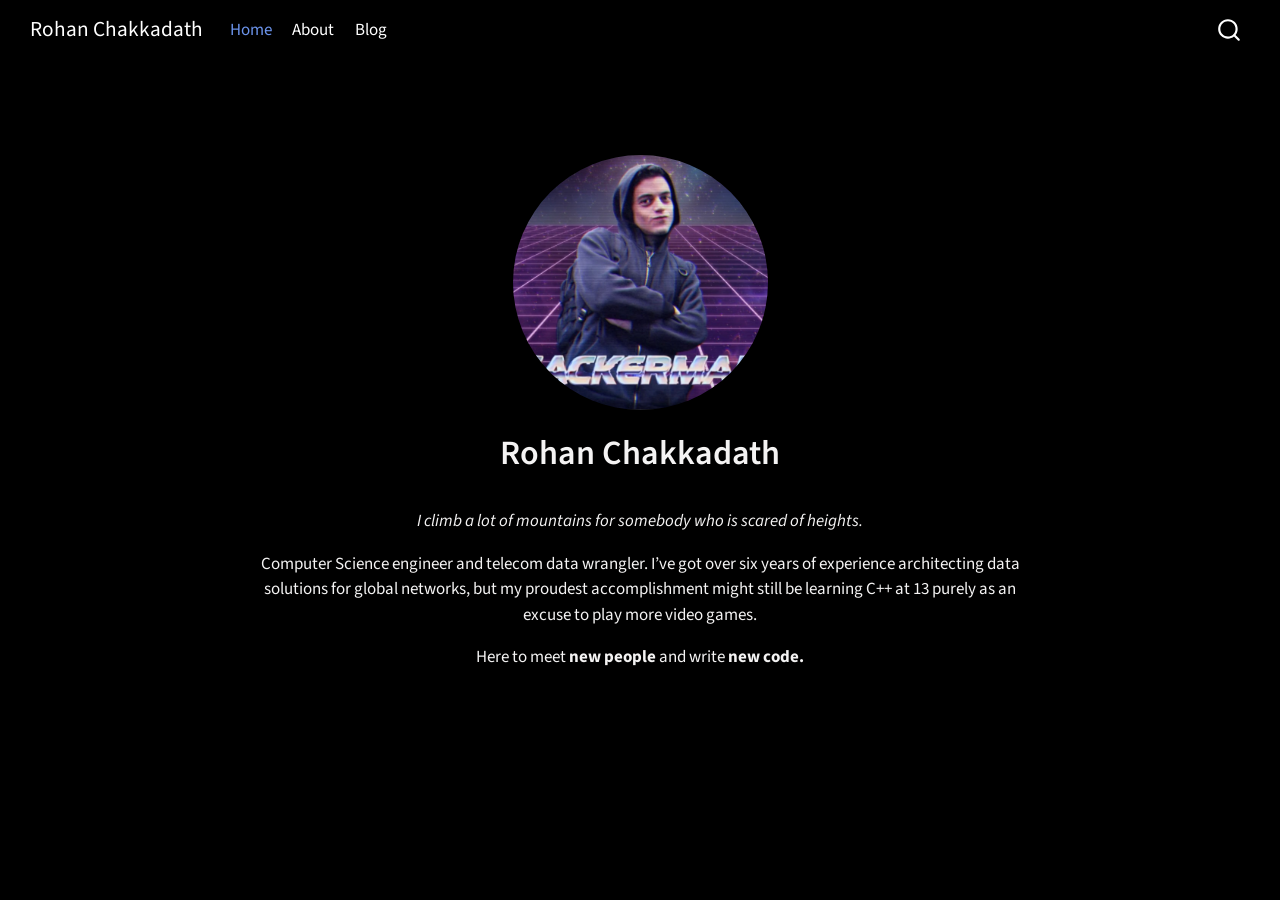
<file: docs/index.html>
<!DOCTYPE html>
<html xmlns="http://www.w3.org/1999/xhtml" lang="en" xml:lang="en"><head>

<meta charset="utf-8">
<meta name="generator" content="quarto-1.10.18">

<meta name="viewport" content="width=device-width, initial-scale=1.0, user-scalable=yes">


<title>Rohan Chakkadath</title>
<style>
/* Default styles provided by pandoc.
** See https://pandoc.org/MANUAL.html#variables-for-html for config info.
*/
span.smallcaps{font-variant: small-caps;}
div.columns{display: flex; gap: 1.5em;}
div.column{flex: auto;}
@media screen {
div.columns{gap: min(4vw, 1.5em);}
div.column{overflow-x: auto;}
}
div.hanging-indent{margin-left: 1.5em; text-indent: -1.5em;}
ul.task-list{list-style: none;}
ul.task-list li input[type="checkbox"] {
  width: 0.8em;
  margin: 0 0.8em 0.2em -1em; /* quarto-specific, see https://github.com/quarto-dev/quarto-cli/issues/4556 */ 
  vertical-align: middle;
}
</style>


<script src="site_libs/quarto-nav/quarto-nav.js"></script>
<script src="site_libs/quarto-nav/headroom.min.js"></script>
<script src="site_libs/clipboard/clipboard.min.js"></script>
<script src="site_libs/quarto-search/autocomplete.umd.js"></script>
<script src="site_libs/quarto-search/fuse.min.js"></script>
<script src="site_libs/quarto-search/quarto-search.js"></script>
<meta name="quarto:offset" content="./">
<script src="site_libs/quarto-html/quarto.js" type="module"></script>
<script src="site_libs/quarto-html/tabsets/tabsets.js" type="module"></script>
<script src="site_libs/quarto-html/popper.min.js"></script>
<script src="site_libs/quarto-html/tippy.umd.min.js"></script>
<link href="site_libs/quarto-html/tippy.css" rel="stylesheet">
<link href="site_libs/quarto-html/quarto-syntax-highlighting-dark-b85bc7c33db8c58e0ec93c3465666fed.css" rel="stylesheet" id="quarto-text-highlighting-styles">
<script src="site_libs/bootstrap/bootstrap.min.js"></script>
<link href="site_libs/bootstrap/bootstrap-icons.css" rel="stylesheet">
<link href="site_libs/bootstrap/bootstrap-005d5dfe2c1c4e7e5d76aba6bd80f1c5.min.css" rel="stylesheet" append-hash="true" id="quarto-bootstrap" data-mode="dark">
<script id="quarto-search-options" type="application/json">{
  "location": "navbar",
  "copy-button": false,
  "collapse-after": 3,
  "panel-placement": "end",
  "type": "overlay",
  "limit": 50,
  "keyboard-shortcut": [
    "f",
    "/",
    "s"
  ],
  "show-item-context": false,
  "language": {
    "search-no-results-text": "No results",
    "search-matching-documents-text": "matching documents",
    "search-copy-link-title": "Copy link to search",
    "search-hide-matches-text": "Hide additional matches",
    "search-more-match-text": "more match in this document",
    "search-more-matches-text": "more matches in this document",
    "search-clear-button-title": "Clear",
    "search-text-placeholder": "",
    "search-detached-cancel-button-title": "Cancel",
    "search-submit-button-title": "Submit",
    "search-label": "Search"
  }
}</script>


<link rel="stylesheet" href="styles.css">
</head>

<body class="nav-fixed fullcontent quarto-light">

<div id="quarto-search-results"></div>
  <header id="quarto-header" class="headroom fixed-top">
    <nav class="navbar navbar-expand-lg " data-bs-theme="dark">
      <div class="navbar-container container-fluid">
      <div class="navbar-brand-container mx-auto">
    <a class="navbar-brand" href="./index.html">
    <span class="navbar-title">Rohan Chakkadath</span>
    </a>
  </div>
            <div id="quarto-search" class="" title="Search"></div>
          <button class="navbar-toggler" type="button" data-bs-toggle="collapse" data-bs-target="#navbarCollapse" aria-controls="navbarCollapse" role="menu" aria-expanded="false" aria-label="Toggle navigation" onclick="if (window.quartoToggleHeadroom) { window.quartoToggleHeadroom(); }">
  <span class="navbar-toggler-icon"></span>
</button>
          <div class="collapse navbar-collapse" id="navbarCollapse">
            <ul class="navbar-nav navbar-nav-scroll me-auto">
  <li class="nav-item">
    <a class="nav-link active" href="./index.html" aria-current="page"> 
<span class="menu-text">Home</span></a>
  </li>  
  <li class="nav-item">
    <a class="nav-link" href="./about.html"> 
<span class="menu-text">About</span></a>
  </li>  
  <li class="nav-item">
    <a class="nav-link" href="./blog.html"> 
<span class="menu-text">Blog</span></a>
  </li>  
</ul>
          </div> <!-- /navcollapse -->
            <div class="quarto-navbar-tools">
</div>
      </div> <!-- /container-fluid -->
    </nav>
</header>
<!-- content -->
<div id="quarto-content" class="quarto-container page-columns page-rows-contents page-layout-article page-navbar">
<!-- sidebar -->
<!-- margin-sidebar -->
    
<!-- main -->
<div class="quarto-about-jolla">
  <img src="images/profile.jpg" class="about-image
  round " style="height: 15em; width: 15em;">
 <header id="title-block-header" class="quarto-title-block default">
<div class="quarto-title">
<h1 class="title">Rohan Chakkadath</h1>
</div>
<div class="quarto-title-meta">
  </div>
</header><main class="content" id="quarto-document-content">
<p><em>I climb a lot of mountains for somebody who is scared of heights.</em></p>
<p>Computer Science engineer and telecom data wrangler. I’ve got over six years of experience architecting data solutions for global networks, but my proudest accomplishment might still be learning C++ at 13 purely as an excuse to play more video games.</p>
<p> </p>
<p>Here to meet <strong>new people</strong> and write <strong>new code.</strong></p>


</main>  
</div>
 <!-- /main -->
<script id="quarto-html-after-body" type="application/javascript">
  window.document.addEventListener("DOMContentLoaded", function (event) {
    const isCodeAnnotation = (el) => {
      for (const clz of el.classList) {
        if (clz.startsWith('code-annotation-')) {                     
          return true;
        }
      }
      return false;
    }
    const onCopySuccess = function(e) {
      // button target
      const button = e.trigger;
      // don't keep focus
      button.blur();
      // flash "checked"
      button.classList.add('code-copy-button-checked');
      var currentTitle = button.getAttribute("title");
      button.setAttribute("title", "Copied!");
      let tooltip;
      if (window.bootstrap) {
        button.setAttribute("data-bs-toggle", "tooltip");
        button.setAttribute("data-bs-placement", "left");
        button.setAttribute("data-bs-title", "Copied!");
        tooltip = new bootstrap.Tooltip(button, 
          { trigger: "manual", 
            customClass: "code-copy-button-tooltip",
            offset: [0, -8]});
        tooltip.show();    
      }
      setTimeout(function() {
        if (tooltip) {
          tooltip.hide();
          button.removeAttribute("data-bs-title");
          button.removeAttribute("data-bs-toggle");
          button.removeAttribute("data-bs-placement");
        }
        button.setAttribute("title", currentTitle);
        button.classList.remove('code-copy-button-checked');
      }, 1000);
      // clear code selection
      e.clearSelection();
    }
    const getTextToCopy = function(trigger) {
      const outerScaffold = trigger.parentElement.cloneNode(true);
      const codeEl = outerScaffold.querySelector('code');
      for (const childEl of codeEl.children) {
        if (isCodeAnnotation(childEl)) {
          childEl.remove();
        }
      }
      return codeEl.innerText;
    }
    const clipboard = new window.ClipboardJS('.code-copy-button:not([data-in-quarto-modal])', {
      text: getTextToCopy
    });
    clipboard.on('success', onCopySuccess);
    if (window.document.getElementById('quarto-embedded-source-code-modal')) {
      const clipboardModal = new window.ClipboardJS('.code-copy-button[data-in-quarto-modal]', {
        text: getTextToCopy,
        container: window.document.getElementById('quarto-embedded-source-code-modal')
      });
      clipboardModal.on('success', onCopySuccess);
    }
      var localhostRegex = new RegExp(/^(?:http|https):\/\/localhost\:?[0-9]*\//);
      var mailtoRegex = new RegExp(/^mailto:/);
        var filterRegex = new RegExp('/' + window.location.host + '/');
      var isInternal = (href) => {
          return filterRegex.test(href) || localhostRegex.test(href) || mailtoRegex.test(href);
      }
      // Inspect non-navigation links and adorn them if external
     var links = window.document.querySelectorAll('a[href]:not(.nav-link):not(.navbar-brand):not(.toc-action):not(.sidebar-link):not(.sidebar-item-toggle):not(.pagination-link):not(.no-external):not([aria-hidden]):not(.dropdown-item):not(.quarto-navigation-tool):not(.about-link)');
      for (var i=0; i<links.length; i++) {
        const link = links[i];
        if (!isInternal(link.href)) {
          // undo the damage that might have been done by quarto-nav.js in the case of
          // links that we want to consider external
          if (link.dataset.originalHref !== undefined) {
            link.href = link.dataset.originalHref;
          }
        }
      }
    function tippyHover(el, contentFn, onTriggerFn, onUntriggerFn) {
      const config = {
        allowHTML: true,
        maxWidth: 500,
        delay: 100,
        arrow: false,
        appendTo: function(el) {
            return el.parentElement;
        },
        interactive: true,
        interactiveBorder: 10,
        theme: 'quarto',
        placement: 'bottom-start',
      };
      if (contentFn) {
        config.content = contentFn;
      }
      if (onTriggerFn) {
        config.onTrigger = onTriggerFn;
      }
      if (onUntriggerFn) {
        config.onUntrigger = onUntriggerFn;
      }
      window.tippy(el, config); 
    }
    const noterefs = window.document.querySelectorAll('a[role="doc-noteref"]');
    for (var i=0; i<noterefs.length; i++) {
      const ref = noterefs[i];
      tippyHover(ref, function() {
        // use id or data attribute instead here
        let href = ref.getAttribute('data-footnote-href') || ref.getAttribute('href');
        try { href = new URL(href).hash; } catch {}
        const id = href.replace(/^#\/?/, "");
        const note = window.document.getElementById(id);
        if (note) {
          return note.innerHTML;
        } else {
          return "";
        }
      });
    }
    const xrefs = window.document.querySelectorAll('a.quarto-xref');
    const processXRef = (id, note) => {
      // Strip column container classes
      const stripColumnClz = (el) => {
        el.classList.remove("page-full", "page-columns");
        if (el.children) {
          for (const child of el.children) {
            stripColumnClz(child);
          }
        }
      }
      stripColumnClz(note)
      if (id === null || id.startsWith('sec-')) {
        // Special case sections, only their first couple elements
        const container = document.createElement("div");
        if (note.children && note.children.length > 2) {
          container.appendChild(note.children[0].cloneNode(true));
          for (let i = 1; i < note.children.length; i++) {
            const child = note.children[i];
            if (child.tagName === "P" && child.innerText === "") {
              continue;
            } else {
              container.appendChild(child.cloneNode(true));
              break;
            }
          }
          if (window.Quarto?.typesetMath) {
            window.Quarto.typesetMath(container);
          }
          return container.innerHTML
        } else {
          if (window.Quarto?.typesetMath) {
            window.Quarto.typesetMath(note);
          }
          return note.innerHTML;
        }
      } else {
        // Remove any anchor links if they are present
        const anchorLink = note.querySelector('a.anchorjs-link');
        if (anchorLink) {
          anchorLink.remove();
        }
        if (window.Quarto?.typesetMath) {
          window.Quarto.typesetMath(note);
        }
        if (note.classList.contains("callout")) {
          return note.outerHTML;
        } else {
          return note.innerHTML;
        }
      }
    }
    for (var i=0; i<xrefs.length; i++) {
      const xref = xrefs[i];
      tippyHover(xref, undefined, function(instance) {
        instance.disable();
        let url = xref.getAttribute('href');
        let hash = undefined; 
        if (url.startsWith('#')) {
          hash = url;
        } else {
          try { hash = new URL(url).hash; } catch {}
        }
        if (hash) {
          const id = hash.replace(/^#\/?/, "");
          const note = window.document.getElementById(id);
          if (note !== null) {
            try {
              const html = processXRef(id, note.cloneNode(true));
              instance.setContent(html);
            } finally {
              instance.enable();
              instance.show();
            }
          } else {
            // See if we can fetch this
            fetch(url.split('#')[0])
            .then(res => res.text())
            .then(html => {
              const parser = new DOMParser();
              const htmlDoc = parser.parseFromString(html, "text/html");
              const note = htmlDoc.getElementById(id);
              if (note !== null) {
                const html = processXRef(id, note);
                instance.setContent(html);
              } 
            }).finally(() => {
              instance.enable();
              instance.show();
            });
          }
        } else {
          // See if we can fetch a full url (with no hash to target)
          // This is a special case and we should probably do some content thinning / targeting
          fetch(url)
          .then(res => res.text())
          .then(html => {
            const parser = new DOMParser();
            const htmlDoc = parser.parseFromString(html, "text/html");
            const note = htmlDoc.querySelector('main.content');
            if (note !== null) {
              // This should only happen for chapter cross references
              // (since there is no id in the URL)
              // remove the first header
              if (note.children.length > 0 && note.children[0].tagName === "HEADER") {
                note.children[0].remove();
              }
              const html = processXRef(null, note);
              instance.setContent(html);
            } 
          }).finally(() => {
            instance.enable();
            instance.show();
          });
        }
      }, function(instance) {
      });
    }
        let selectedAnnoteEl;
        const selectorForAnnotation = ( cell, annotation) => {
          let cellAttr = 'data-code-cell="' + cell + '"';
          let lineAttr = 'data-code-annotation="' +  annotation + '"';
          const selector = 'span[' + cellAttr + '][' + lineAttr + ']';
          return selector;
        }
        const selectCodeLines = (annoteEl) => {
          const doc = window.document;
          const targetCell = annoteEl.getAttribute("data-target-cell");
          const targetAnnotation = annoteEl.getAttribute("data-target-annotation");
          const annoteSpan = window.document.querySelector(selectorForAnnotation(targetCell, targetAnnotation));
          const lines = annoteSpan.getAttribute("data-code-lines").split(",");
          const lineIds = lines.map((line) => {
            return targetCell + "-" + line;
          })
          let top = null;
          let height = null;
          let parent = null;
          if (lineIds.length > 0) {
              //compute the position of the single el (top and bottom and make a div)
              const el = window.document.getElementById(lineIds[0]);
              top = el.offsetTop;
              height = el.offsetHeight;
              parent = el.parentElement.parentElement;
            if (lineIds.length > 1) {
              const lastEl = window.document.getElementById(lineIds[lineIds.length - 1]);
              const bottom = lastEl.offsetTop + lastEl.offsetHeight;
              height = bottom - top;
            }
            if (top !== null && height !== null && parent !== null) {
              // cook up a div (if necessary) and position it 
              let div = window.document.getElementById("code-annotation-line-highlight");
              if (div === null) {
                div = window.document.createElement("div");
                div.setAttribute("id", "code-annotation-line-highlight");
                div.style.position = 'absolute';
                parent.appendChild(div);
              }
              div.style.top = top - 2 + "px";
              div.style.height = height + 4 + "px";
              div.style.left = 0;
              let gutterDiv = window.document.getElementById("code-annotation-line-highlight-gutter");
              if (gutterDiv === null) {
                gutterDiv = window.document.createElement("div");
                gutterDiv.setAttribute("id", "code-annotation-line-highlight-gutter");
                gutterDiv.style.position = 'absolute';
                const codeCell = window.document.getElementById(targetCell);
                const gutter = codeCell.querySelector('.code-annotation-gutter');
                gutter.appendChild(gutterDiv);
              }
              gutterDiv.style.top = top - 2 + "px";
              gutterDiv.style.height = height + 4 + "px";
            }
            selectedAnnoteEl = annoteEl;
          }
        };
        const unselectCodeLines = () => {
          const elementsIds = ["code-annotation-line-highlight", "code-annotation-line-highlight-gutter"];
          elementsIds.forEach((elId) => {
            const div = window.document.getElementById(elId);
            if (div) {
              div.remove();
            }
          });
          selectedAnnoteEl = undefined;
        };
          // Handle positioning of the toggle
      window.addEventListener(
        "resize",
        throttle(() => {
          elRect = undefined;
          if (selectedAnnoteEl) {
            selectCodeLines(selectedAnnoteEl);
          }
        }, 10)
      );
      function throttle(fn, ms) {
      let throttle = false;
      let timer;
        return (...args) => {
          if(!throttle) { // first call gets through
              fn.apply(this, args);
              throttle = true;
          } else { // all the others get throttled
              if(timer) clearTimeout(timer); // cancel #2
              timer = setTimeout(() => {
                fn.apply(this, args);
                timer = throttle = false;
              }, ms);
          }
        };
      }
        // Attach click handler to the DT
        const annoteDls = window.document.querySelectorAll('dt[data-target-cell]');
        for (const annoteDlNode of annoteDls) {
          annoteDlNode.addEventListener('click', (event) => {
            const clickedEl = event.target;
            if (clickedEl !== selectedAnnoteEl) {
              unselectCodeLines();
              const activeEl = window.document.querySelector('dt[data-target-cell].code-annotation-active');
              if (activeEl) {
                activeEl.classList.remove('code-annotation-active');
              }
              selectCodeLines(clickedEl);
              clickedEl.classList.add('code-annotation-active');
            } else {
              // Unselect the line
              unselectCodeLines();
              clickedEl.classList.remove('code-annotation-active');
            }
          });
        }
    const findCites = (el) => {
      const parentEl = el.parentElement;
      if (parentEl) {
        const cites = parentEl.dataset.cites;
        if (cites) {
          return {
            el,
            cites: cites.split(' ')
          };
        } else {
          return findCites(el.parentElement)
        }
      } else {
        return undefined;
      }
    };
    var bibliorefs = window.document.querySelectorAll('a[role="doc-biblioref"]');
    for (var i=0; i<bibliorefs.length; i++) {
      const ref = bibliorefs[i];
      const citeInfo = findCites(ref);
      if (citeInfo) {
        tippyHover(citeInfo.el, function() {
          var popup = window.document.createElement('div');
          citeInfo.cites.forEach(function(cite) {
            var citeDiv = window.document.createElement('div');
            citeDiv.classList.add('hanging-indent');
            citeDiv.classList.add('csl-entry');
            var biblioDiv = window.document.getElementById('ref-' + cite);
            if (biblioDiv) {
              citeDiv.innerHTML = biblioDiv.innerHTML;
            }
            popup.appendChild(citeDiv);
          });
          return popup.innerHTML;
        });
      }
    }
  });
  </script>
</div> <!-- /content -->




</body></html>
</file>
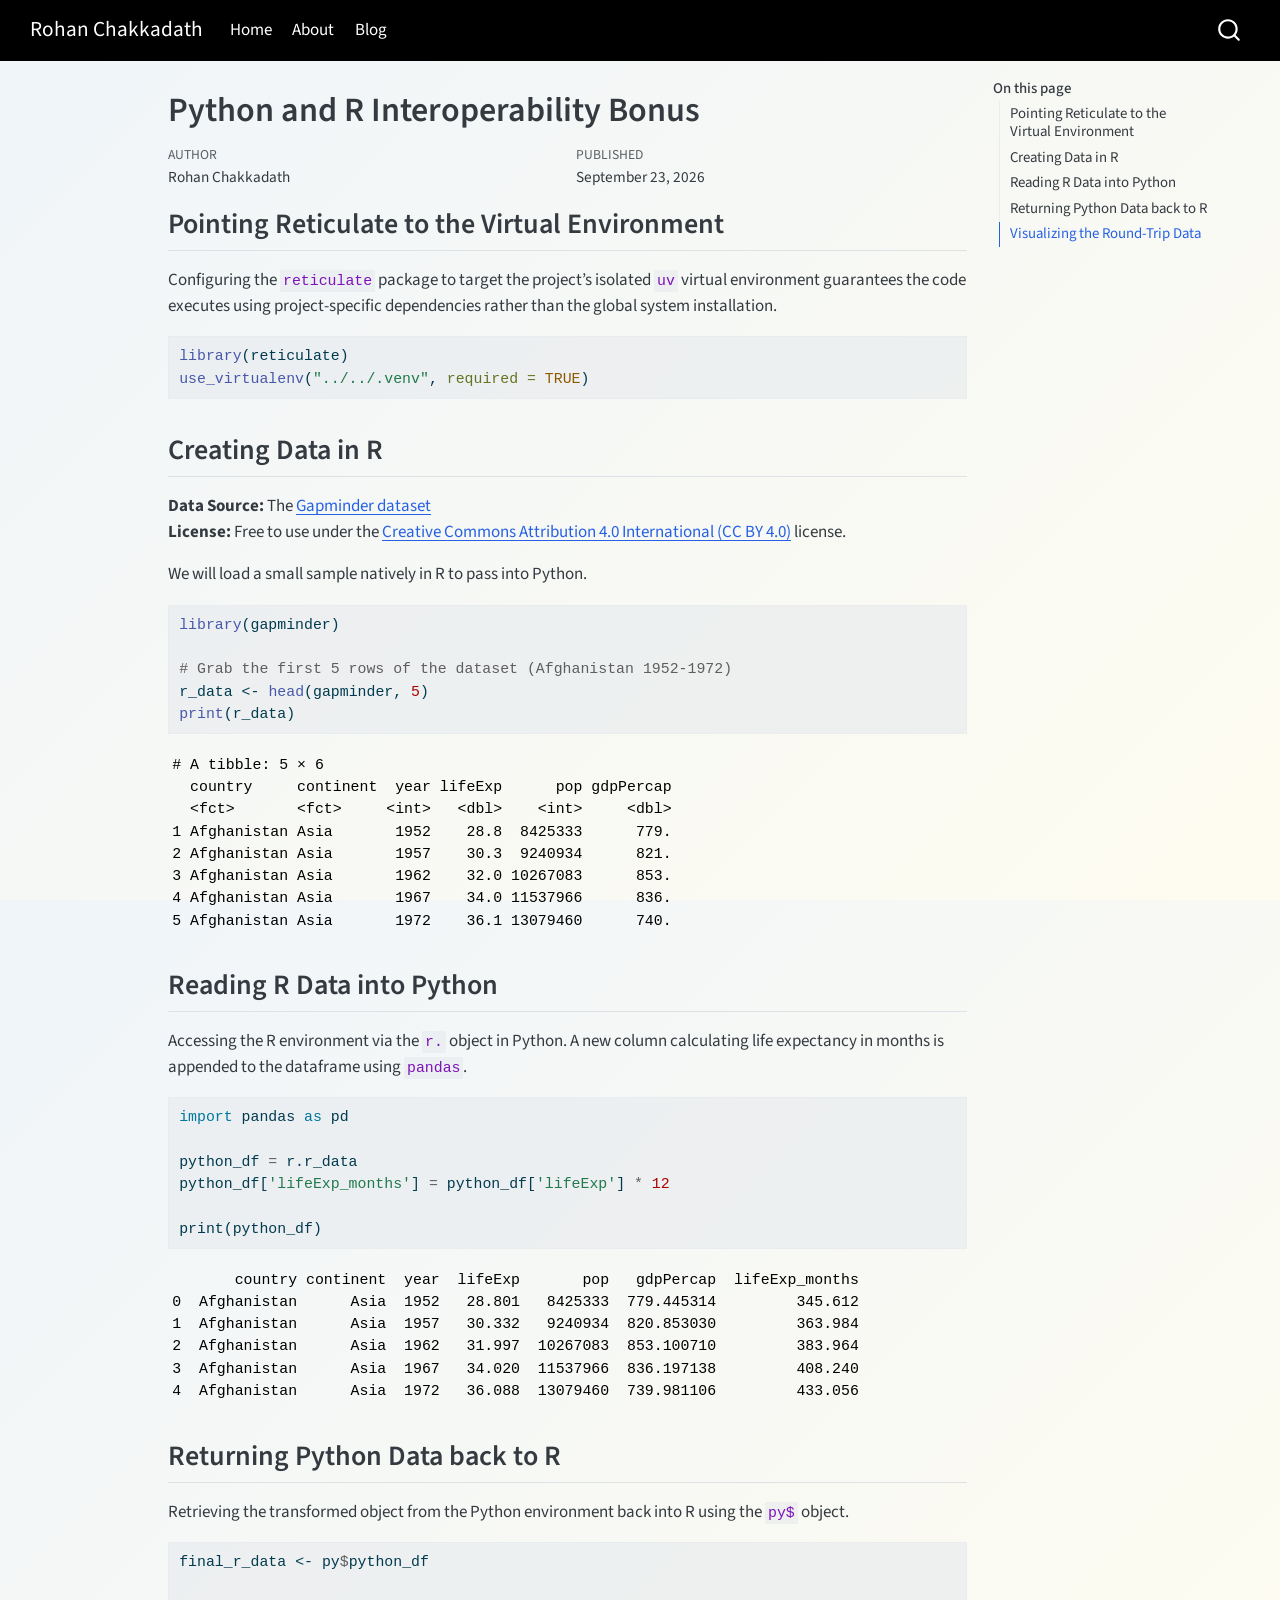
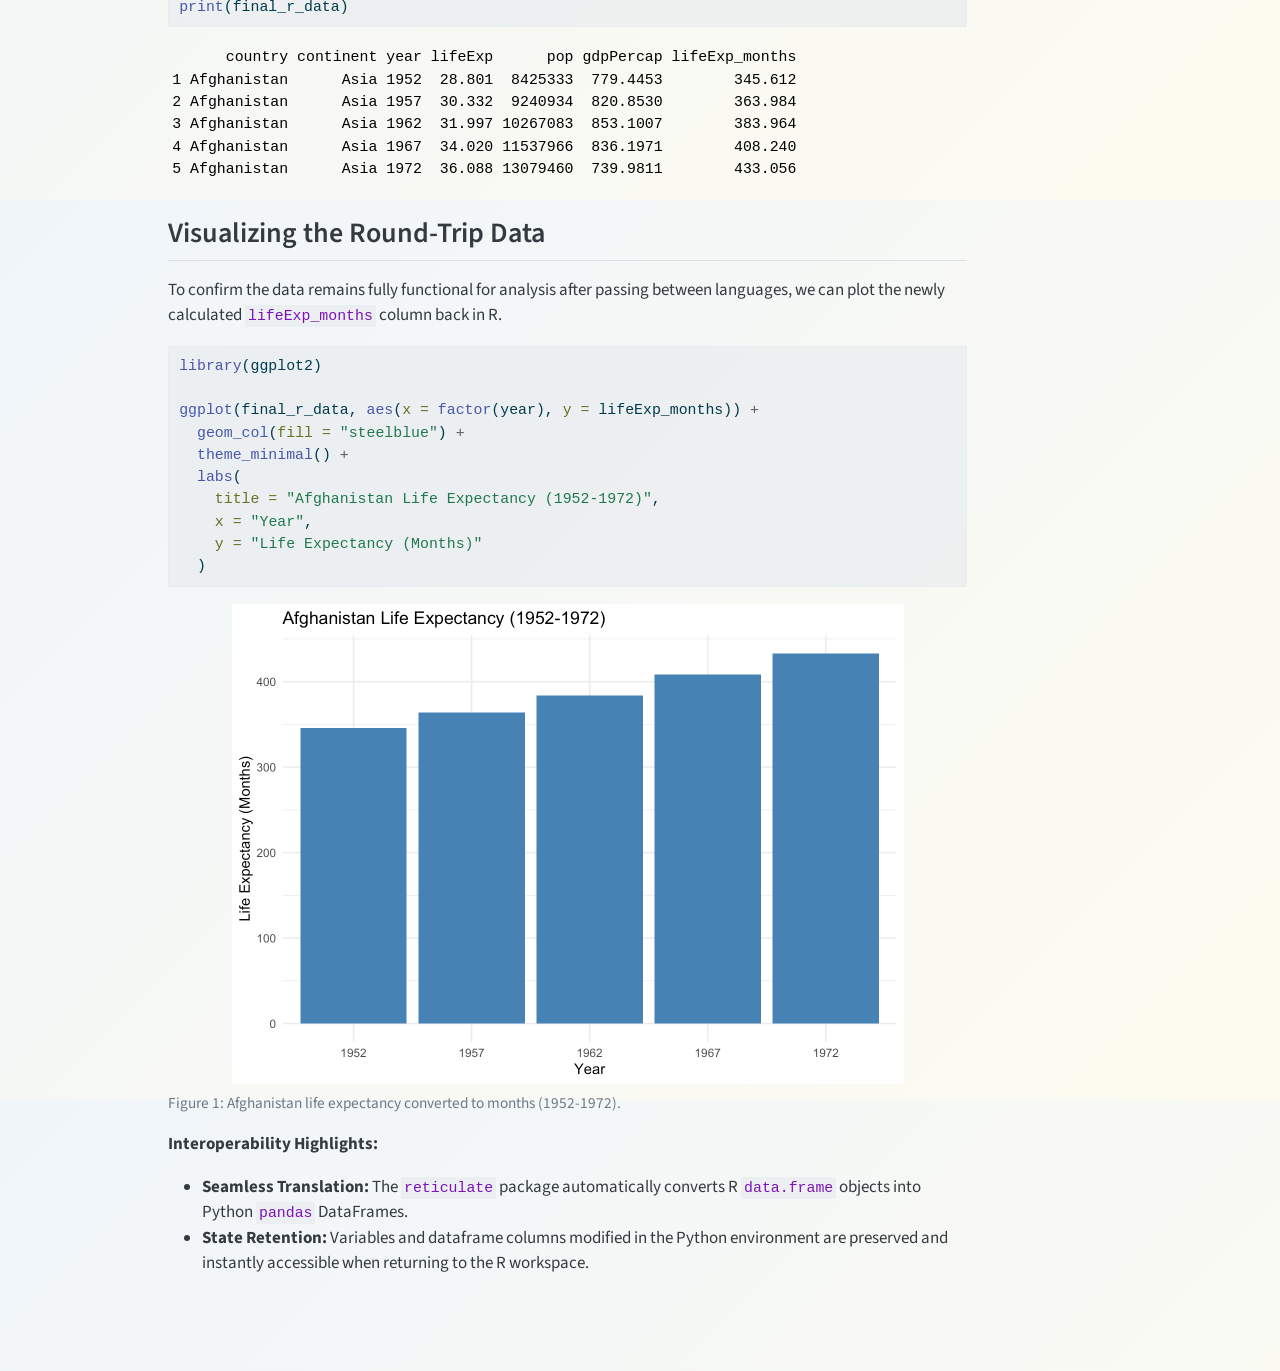
<file: docs/posts/bonus-interoperability/index.html>
<!DOCTYPE html>
<html xmlns="http://www.w3.org/1999/xhtml" lang="en" xml:lang="en"><head>

<meta charset="utf-8">
<meta name="generator" content="quarto-1.10.18">

<meta name="viewport" content="width=device-width, initial-scale=1.0, user-scalable=yes">

<meta name="author" content="Rohan Chakkadath">
<meta name="dcterms.date" content="2026-09-23">

<title>Python and R Interoperability Bonus – Rohan Chakkadath</title>
<style>
/* Default styles provided by pandoc.
** See https://pandoc.org/MANUAL.html#variables-for-html for config info.
*/
span.smallcaps{font-variant: small-caps;}
div.columns{display: flex; gap: 1.5em;}
div.column{flex: auto;}
@media screen {
div.columns{gap: min(4vw, 1.5em);}
div.column{overflow-x: auto;}
}
div.hanging-indent{margin-left: 1.5em; text-indent: -1.5em;}
ul.task-list{list-style: none;}
ul.task-list li input[type="checkbox"] {
  width: 0.8em;
  margin: 0 0.8em 0.2em -1em; /* quarto-specific, see https://github.com/quarto-dev/quarto-cli/issues/4556 */ 
  vertical-align: middle;
}
/* CSS for syntax highlighting */
html { -webkit-text-size-adjust: 100%; }
pre > code.sourceCode { white-space: pre; position: relative; }
pre > code.sourceCode > span { display: inline-block; line-height: 1.25; }
pre > code.sourceCode > span:empty { height: 1.2em; }
.sourceCode { overflow: visible; }
code.sourceCode > span { color: inherit; text-decoration: inherit; }
div.sourceCode { margin: 1em 0; }
pre.sourceCode { margin: 0; }
@media screen {
div.sourceCode { overflow: auto; }
}
@media print {
pre > code.sourceCode { white-space: pre-wrap; }
pre > code.sourceCode > span { text-indent: -5em; padding-left: 5em; }
}
pre.numberSource code
  { counter-reset: source-line 0; }
pre.numberSource code > span
  { position: relative; left: -4em; counter-increment: source-line; }
pre.numberSource code > span > a:first-child::before
  { content: counter(source-line);
    position: relative; left: -1em; text-align: right; vertical-align: baseline;
    border: none; display: inline-block;
    -webkit-touch-callout: none; -webkit-user-select: none;
    -khtml-user-select: none; -moz-user-select: none;
    -ms-user-select: none; user-select: none;
    padding: 0 4px; width: 4em;
  }
pre.numberSource { margin-left: 3em;  padding-left: 4px; }
div.sourceCode
  {   }
@media screen {
pre > code.sourceCode > span > a:first-child::before { text-decoration: underline; }
}
</style>


<script src="../../site_libs/quarto-nav/quarto-nav.js"></script>
<script src="../../site_libs/quarto-nav/headroom.min.js"></script>
<script src="../../site_libs/clipboard/clipboard.min.js"></script>
<script src="../../site_libs/quarto-search/autocomplete.umd.js"></script>
<script src="../../site_libs/quarto-search/fuse.min.js"></script>
<script src="../../site_libs/quarto-search/quarto-search.js"></script>
<meta name="quarto:offset" content="../../">
<script src="../../site_libs/quarto-html/quarto.js" type="module"></script>
<script src="../../site_libs/quarto-html/tabsets/tabsets.js" type="module"></script>
<script src="../../site_libs/quarto-html/popper.min.js"></script>
<script src="../../site_libs/quarto-html/tippy.umd.min.js"></script>
<script src="../../site_libs/quarto-html/anchor.min.js"></script>
<link href="../../site_libs/quarto-html/tippy.css" rel="stylesheet">
<link href="../../site_libs/quarto-html/quarto-syntax-highlighting-64a204ab8560d761af7679ceaba22944.css" rel="stylesheet" id="quarto-text-highlighting-styles">
<script src="../../site_libs/bootstrap/bootstrap.min.js"></script>
<link href="../../site_libs/bootstrap/bootstrap-icons.css" rel="stylesheet">
<link href="../../site_libs/bootstrap/bootstrap-744c221797adae6994a861aae222cea1.min.css" rel="stylesheet" append-hash="true" id="quarto-bootstrap" data-mode="light">
<script id="quarto-search-options" type="application/json">{
  "location": "navbar",
  "copy-button": false,
  "collapse-after": 3,
  "panel-placement": "end",
  "type": "overlay",
  "limit": 50,
  "keyboard-shortcut": [
    "f",
    "/",
    "s"
  ],
  "show-item-context": false,
  "language": {
    "search-no-results-text": "No results",
    "search-matching-documents-text": "matching documents",
    "search-copy-link-title": "Copy link to search",
    "search-hide-matches-text": "Hide additional matches",
    "search-more-match-text": "more match in this document",
    "search-more-matches-text": "more matches in this document",
    "search-clear-button-title": "Clear",
    "search-text-placeholder": "",
    "search-detached-cancel-button-title": "Cancel",
    "search-submit-button-title": "Submit",
    "search-label": "Search"
  }
}</script>


<link rel="stylesheet" href="../../styles.css">
</head>

<body class="nav-fixed quarto-light">

<div id="quarto-search-results"></div>
  <header id="quarto-header" class="headroom fixed-top">
    <nav class="navbar navbar-expand-lg " data-bs-theme="dark">
      <div class="navbar-container container-fluid">
      <div class="navbar-brand-container mx-auto">
    <a class="navbar-brand" href="../../index.html">
    <span class="navbar-title">Rohan Chakkadath</span>
    </a>
  </div>
            <div id="quarto-search" class="" title="Search"></div>
          <button class="navbar-toggler" type="button" data-bs-toggle="collapse" data-bs-target="#navbarCollapse" aria-controls="navbarCollapse" role="menu" aria-expanded="false" aria-label="Toggle navigation" onclick="if (window.quartoToggleHeadroom) { window.quartoToggleHeadroom(); }">
  <span class="navbar-toggler-icon"></span>
</button>
          <div class="collapse navbar-collapse" id="navbarCollapse">
            <ul class="navbar-nav navbar-nav-scroll me-auto">
  <li class="nav-item">
    <a class="nav-link" href="../../index.html"> 
<span class="menu-text">Home</span></a>
  </li>  
  <li class="nav-item">
    <a class="nav-link" href="../../about.html"> 
<span class="menu-text">About</span></a>
  </li>  
  <li class="nav-item">
    <a class="nav-link" href="../../blog.html"> 
<span class="menu-text">Blog</span></a>
  </li>  
</ul>
          </div> <!-- /navcollapse -->
            <div class="quarto-navbar-tools">
</div>
      </div> <!-- /container-fluid -->
    </nav>
</header>
<!-- content -->
<div id="quarto-content" class="quarto-container page-columns page-rows-contents page-layout-article page-navbar">
<!-- sidebar -->
<!-- margin-sidebar -->
    <div id="quarto-margin-sidebar" class="sidebar margin-sidebar">
        <nav id="TOC" role="doc-toc" class="toc-active">
    <h2 id="toc-title">On this page</h2>
   
  <ul>
  <li><a href="#pointing-reticulate-to-the-virtual-environment" id="toc-pointing-reticulate-to-the-virtual-environment" class="nav-link active" data-scroll-target="#pointing-reticulate-to-the-virtual-environment">Pointing Reticulate to the Virtual Environment</a></li>
  <li><a href="#creating-data-in-r" id="toc-creating-data-in-r" class="nav-link" data-scroll-target="#creating-data-in-r">Creating Data in R</a></li>
  <li><a href="#reading-r-data-into-python" id="toc-reading-r-data-into-python" class="nav-link" data-scroll-target="#reading-r-data-into-python">Reading R Data into Python</a></li>
  <li><a href="#returning-python-data-back-to-r" id="toc-returning-python-data-back-to-r" class="nav-link" data-scroll-target="#returning-python-data-back-to-r">Returning Python Data back to R</a></li>
  <li><a href="#visualizing-the-round-trip-data" id="toc-visualizing-the-round-trip-data" class="nav-link" data-scroll-target="#visualizing-the-round-trip-data">Visualizing the Round-Trip Data</a></li>
  </ul>
</nav>
    </div>
<!-- main -->
<main class="content" id="quarto-document-content">

<header id="title-block-header" class="quarto-title-block default">
<div class="quarto-title">
<h1 class="title">Python and R Interoperability Bonus</h1>
</div>



<div class="quarto-title-meta">

    <div>
    <div class="quarto-title-meta-heading">Author</div>
    <div class="quarto-title-meta-contents">
             <p>Rohan Chakkadath </p>
          </div>
  </div>
    
    <div>
    <div class="quarto-title-meta-heading">Published</div>
    <div class="quarto-title-meta-contents">
      <p class="date">September 23, 2026</p>
    </div>
  </div>
  
    
  </div>
  


</header>


<style>
  /* A soft linear gradient blending R's steel blue and Python's subtle yellow */
  body {
    background: linear-gradient(135deg, #f0f5fa 0%, #fefcf0 100%);
  }
</style>
<section id="pointing-reticulate-to-the-virtual-environment" class="level2">
<h2 class="anchored" data-anchor-id="pointing-reticulate-to-the-virtual-environment">Pointing Reticulate to the Virtual Environment</h2>
<p>Configuring the <code>reticulate</code> package to target the project’s isolated <code>uv</code> virtual environment guarantees the code executes using project-specific dependencies rather than the global system installation.</p>
<div class="cell">
<div class="code-copy-outer-scaffold"><div class="sourceCode cell-code" id="cb1"><pre class="sourceCode r code-with-copy"><code class="sourceCode r"><span id="cb1-1"><a href="#cb1-1" aria-hidden="true" tabindex="-1"></a><span class="fu">library</span>(reticulate)</span>
<span id="cb1-2"><a href="#cb1-2" aria-hidden="true" tabindex="-1"></a><span class="fu">use_virtualenv</span>(<span class="st">"../../.venv"</span>, <span class="at">required =</span> <span class="cn">TRUE</span>)</span></code></pre></div><button title="Copy to Clipboard" class="code-copy-button"><i class="bi"></i></button></div>
</div>
</section>
<section id="creating-data-in-r" class="level2">
<h2 class="anchored" data-anchor-id="creating-data-in-r">Creating Data in R</h2>
<p><strong>Data Source:</strong> The <a href="https://www.gapminder.org/data/">Gapminder dataset</a><br>
<strong>License:</strong> Free to use under the <a href="https://creativecommons.org/licenses/by/4.0/">Creative Commons Attribution 4.0 International (CC BY 4.0)</a> license.</p>
<p>We will load a small sample natively in R to pass into Python.</p>
<div class="cell">
<div class="code-copy-outer-scaffold"><div class="sourceCode cell-code" id="cb2"><pre class="sourceCode r code-with-copy"><code class="sourceCode r"><span id="cb2-1"><a href="#cb2-1" aria-hidden="true" tabindex="-1"></a><span class="fu">library</span>(gapminder)</span>
<span id="cb2-2"><a href="#cb2-2" aria-hidden="true" tabindex="-1"></a></span>
<span id="cb2-3"><a href="#cb2-3" aria-hidden="true" tabindex="-1"></a><span class="co"># Grab the first 5 rows of the dataset (Afghanistan 1952-1972)</span></span>
<span id="cb2-4"><a href="#cb2-4" aria-hidden="true" tabindex="-1"></a>r_data <span class="ot">&lt;-</span> <span class="fu">head</span>(gapminder, <span class="dv">5</span>)</span>
<span id="cb2-5"><a href="#cb2-5" aria-hidden="true" tabindex="-1"></a><span class="fu">print</span>(r_data)</span></code></pre></div><button title="Copy to Clipboard" class="code-copy-button"><i class="bi"></i></button></div>
<div class="cell-output cell-output-stdout">
<pre><code># A tibble: 5 × 6
  country     continent  year lifeExp      pop gdpPercap
  &lt;fct&gt;       &lt;fct&gt;     &lt;int&gt;   &lt;dbl&gt;    &lt;int&gt;     &lt;dbl&gt;
1 Afghanistan Asia       1952    28.8  8425333      779.
2 Afghanistan Asia       1957    30.3  9240934      821.
3 Afghanistan Asia       1962    32.0 10267083      853.
4 Afghanistan Asia       1967    34.0 11537966      836.
5 Afghanistan Asia       1972    36.1 13079460      740.</code></pre>
</div>
</div>
</section>
<section id="reading-r-data-into-python" class="level2">
<h2 class="anchored" data-anchor-id="reading-r-data-into-python">Reading R Data into Python</h2>
<p>Accessing the R environment via the <code>r.</code> object in Python. A new column calculating life expectancy in months is appended to the dataframe using <code>pandas</code>.</p>
<div class="cell">
<div class="code-copy-outer-scaffold"><div class="sourceCode cell-code" id="cb4"><pre class="sourceCode python code-with-copy"><code class="sourceCode python"><span id="cb4-1"><a href="#cb4-1" aria-hidden="true" tabindex="-1"></a><span class="im">import</span> pandas <span class="im">as</span> pd</span>
<span id="cb4-2"><a href="#cb4-2" aria-hidden="true" tabindex="-1"></a></span>
<span id="cb4-3"><a href="#cb4-3" aria-hidden="true" tabindex="-1"></a>python_df <span class="op">=</span> r.r_data</span>
<span id="cb4-4"><a href="#cb4-4" aria-hidden="true" tabindex="-1"></a>python_df[<span class="st">'lifeExp_months'</span>] <span class="op">=</span> python_df[<span class="st">'lifeExp'</span>] <span class="op">*</span> <span class="dv">12</span></span>
<span id="cb4-5"><a href="#cb4-5" aria-hidden="true" tabindex="-1"></a></span>
<span id="cb4-6"><a href="#cb4-6" aria-hidden="true" tabindex="-1"></a><span class="bu">print</span>(python_df)</span></code></pre></div><button title="Copy to Clipboard" class="code-copy-button"><i class="bi"></i></button></div>
<div class="cell-output cell-output-stdout">
<pre><code>       country continent  year  lifeExp       pop   gdpPercap  lifeExp_months
0  Afghanistan      Asia  1952   28.801   8425333  779.445314         345.612
1  Afghanistan      Asia  1957   30.332   9240934  820.853030         363.984
2  Afghanistan      Asia  1962   31.997  10267083  853.100710         383.964
3  Afghanistan      Asia  1967   34.020  11537966  836.197138         408.240
4  Afghanistan      Asia  1972   36.088  13079460  739.981106         433.056</code></pre>
</div>
</div>
</section>
<section id="returning-python-data-back-to-r" class="level2">
<h2 class="anchored" data-anchor-id="returning-python-data-back-to-r">Returning Python Data back to R</h2>
<p>Retrieving the transformed object from the Python environment back into R using the <code>py$</code> object.</p>
<div class="cell">
<div class="code-copy-outer-scaffold"><div class="sourceCode cell-code" id="cb6"><pre class="sourceCode r code-with-copy"><code class="sourceCode r"><span id="cb6-1"><a href="#cb6-1" aria-hidden="true" tabindex="-1"></a>final_r_data <span class="ot">&lt;-</span> py<span class="sc">$</span>python_df</span>
<span id="cb6-2"><a href="#cb6-2" aria-hidden="true" tabindex="-1"></a></span>
<span id="cb6-3"><a href="#cb6-3" aria-hidden="true" tabindex="-1"></a><span class="fu">print</span>(final_r_data)</span></code></pre></div><button title="Copy to Clipboard" class="code-copy-button"><i class="bi"></i></button></div>
<div class="cell-output cell-output-stdout">
<pre><code>      country continent year lifeExp      pop gdpPercap lifeExp_months
1 Afghanistan      Asia 1952  28.801  8425333  779.4453        345.612
2 Afghanistan      Asia 1957  30.332  9240934  820.8530        363.984
3 Afghanistan      Asia 1962  31.997 10267083  853.1007        383.964
4 Afghanistan      Asia 1967  34.020 11537966  836.1971        408.240
5 Afghanistan      Asia 1972  36.088 13079460  739.9811        433.056</code></pre>
</div>
</div>
</section>
<section id="visualizing-the-round-trip-data" class="level2">
<h2 class="anchored" data-anchor-id="visualizing-the-round-trip-data">Visualizing the Round-Trip Data</h2>
<p>To confirm the data remains fully functional for analysis after passing between languages, we can plot the newly calculated <code>lifeExp_months</code> column back in R.</p>
<div class="cell">
<div class="code-copy-outer-scaffold"><div class="sourceCode cell-code" id="cb8"><pre class="sourceCode r code-with-copy"><code class="sourceCode r"><span id="cb8-1"><a href="#cb8-1" aria-hidden="true" tabindex="-1"></a><span class="fu">library</span>(ggplot2)</span>
<span id="cb8-2"><a href="#cb8-2" aria-hidden="true" tabindex="-1"></a></span>
<span id="cb8-3"><a href="#cb8-3" aria-hidden="true" tabindex="-1"></a><span class="fu">ggplot</span>(final_r_data, <span class="fu">aes</span>(<span class="at">x =</span> <span class="fu">factor</span>(year), <span class="at">y =</span> lifeExp_months)) <span class="sc">+</span></span>
<span id="cb8-4"><a href="#cb8-4" aria-hidden="true" tabindex="-1"></a>  <span class="fu">geom_col</span>(<span class="at">fill =</span> <span class="st">"steelblue"</span>) <span class="sc">+</span></span>
<span id="cb8-5"><a href="#cb8-5" aria-hidden="true" tabindex="-1"></a>  <span class="fu">theme_minimal</span>() <span class="sc">+</span></span>
<span id="cb8-6"><a href="#cb8-6" aria-hidden="true" tabindex="-1"></a>  <span class="fu">labs</span>(</span>
<span id="cb8-7"><a href="#cb8-7" aria-hidden="true" tabindex="-1"></a>    <span class="at">title =</span> <span class="st">"Afghanistan Life Expectancy (1952-1972)"</span>,</span>
<span id="cb8-8"><a href="#cb8-8" aria-hidden="true" tabindex="-1"></a>    <span class="at">x =</span> <span class="st">"Year"</span>,</span>
<span id="cb8-9"><a href="#cb8-9" aria-hidden="true" tabindex="-1"></a>    <span class="at">y =</span> <span class="st">"Life Expectancy (Months)"</span></span>
<span id="cb8-10"><a href="#cb8-10" aria-hidden="true" tabindex="-1"></a>  )</span></code></pre></div><button title="Copy to Clipboard" class="code-copy-button"><i class="bi"></i></button></div>
<div class="cell-output-display">
<div id="fig-afghanistan-life-exp" class="quarto-float quarto-figure quarto-figure-center anchored">
<figure class="quarto-float quarto-float-fig figure">
<div aria-describedby="fig-afghanistan-life-exp-caption-0ceaefa1-69ba-4598-a22c-09a6ac19f8ca">
<img src="index_files/figure-html/fig-afghanistan-life-exp-1.png" class="img-fluid figure-img" width="672">
</div>
<figcaption class="quarto-float-caption-bottom quarto-float-caption quarto-float-fig" id="fig-afghanistan-life-exp-caption-0ceaefa1-69ba-4598-a22c-09a6ac19f8ca">
Figure&nbsp;1: Afghanistan life expectancy converted to months (1952-1972).
</figcaption>
</figure>
</div>
</div>
</div>
<p><strong>Interoperability Highlights:</strong></p>
<ul>
<li><strong>Seamless Translation:</strong> The <code>reticulate</code> package automatically converts R <code>data.frame</code> objects into Python <code>pandas</code> DataFrames.</li>
<li><strong>State Retention:</strong> Variables and dataframe columns modified in the Python environment are preserved and instantly accessible when returning to the R workspace.</li>
</ul>


</section>

</main> <!-- /main -->
<script id="quarto-html-after-body" type="application/javascript">
  window.document.addEventListener("DOMContentLoaded", function (event) {
    const icon = "";
    const anchorJS = new window.AnchorJS();
    anchorJS.options = {
      placement: 'right',
      icon: icon
    };
    anchorJS.add('.anchored');
    const isCodeAnnotation = (el) => {
      for (const clz of el.classList) {
        if (clz.startsWith('code-annotation-')) {                     
          return true;
        }
      }
      return false;
    }
    const onCopySuccess = function(e) {
      // button target
      const button = e.trigger;
      // don't keep focus
      button.blur();
      // flash "checked"
      button.classList.add('code-copy-button-checked');
      var currentTitle = button.getAttribute("title");
      button.setAttribute("title", "Copied!");
      let tooltip;
      if (window.bootstrap) {
        button.setAttribute("data-bs-toggle", "tooltip");
        button.setAttribute("data-bs-placement", "left");
        button.setAttribute("data-bs-title", "Copied!");
        tooltip = new bootstrap.Tooltip(button, 
          { trigger: "manual", 
            customClass: "code-copy-button-tooltip",
            offset: [0, -8]});
        tooltip.show();    
      }
      setTimeout(function() {
        if (tooltip) {
          tooltip.hide();
          button.removeAttribute("data-bs-title");
          button.removeAttribute("data-bs-toggle");
          button.removeAttribute("data-bs-placement");
        }
        button.setAttribute("title", currentTitle);
        button.classList.remove('code-copy-button-checked');
      }, 1000);
      // clear code selection
      e.clearSelection();
    }
    const getTextToCopy = function(trigger) {
      const outerScaffold = trigger.parentElement.cloneNode(true);
      const codeEl = outerScaffold.querySelector('code');
      for (const childEl of codeEl.children) {
        if (isCodeAnnotation(childEl)) {
          childEl.remove();
        }
      }
      return codeEl.innerText;
    }
    const clipboard = new window.ClipboardJS('.code-copy-button:not([data-in-quarto-modal])', {
      text: getTextToCopy
    });
    clipboard.on('success', onCopySuccess);
    if (window.document.getElementById('quarto-embedded-source-code-modal')) {
      const clipboardModal = new window.ClipboardJS('.code-copy-button[data-in-quarto-modal]', {
        text: getTextToCopy,
        container: window.document.getElementById('quarto-embedded-source-code-modal')
      });
      clipboardModal.on('success', onCopySuccess);
    }
      var localhostRegex = new RegExp(/^(?:http|https):\/\/localhost\:?[0-9]*\//);
      var mailtoRegex = new RegExp(/^mailto:/);
        var filterRegex = new RegExp('/' + window.location.host + '/');
      var isInternal = (href) => {
          return filterRegex.test(href) || localhostRegex.test(href) || mailtoRegex.test(href);
      }
      // Inspect non-navigation links and adorn them if external
     var links = window.document.querySelectorAll('a[href]:not(.nav-link):not(.navbar-brand):not(.toc-action):not(.sidebar-link):not(.sidebar-item-toggle):not(.pagination-link):not(.no-external):not([aria-hidden]):not(.dropdown-item):not(.quarto-navigation-tool):not(.about-link)');
      for (var i=0; i<links.length; i++) {
        const link = links[i];
        if (!isInternal(link.href)) {
          // undo the damage that might have been done by quarto-nav.js in the case of
          // links that we want to consider external
          if (link.dataset.originalHref !== undefined) {
            link.href = link.dataset.originalHref;
          }
        }
      }
    function tippyHover(el, contentFn, onTriggerFn, onUntriggerFn) {
      const config = {
        allowHTML: true,
        maxWidth: 500,
        delay: 100,
        arrow: false,
        appendTo: function(el) {
            return el.parentElement;
        },
        interactive: true,
        interactiveBorder: 10,
        theme: 'quarto',
        placement: 'bottom-start',
      };
      if (contentFn) {
        config.content = contentFn;
      }
      if (onTriggerFn) {
        config.onTrigger = onTriggerFn;
      }
      if (onUntriggerFn) {
        config.onUntrigger = onUntriggerFn;
      }
      window.tippy(el, config); 
    }
    const noterefs = window.document.querySelectorAll('a[role="doc-noteref"]');
    for (var i=0; i<noterefs.length; i++) {
      const ref = noterefs[i];
      tippyHover(ref, function() {
        // use id or data attribute instead here
        let href = ref.getAttribute('data-footnote-href') || ref.getAttribute('href');
        try { href = new URL(href).hash; } catch {}
        const id = href.replace(/^#\/?/, "");
        const note = window.document.getElementById(id);
        if (note) {
          return note.innerHTML;
        } else {
          return "";
        }
      });
    }
    const xrefs = window.document.querySelectorAll('a.quarto-xref');
    const processXRef = (id, note) => {
      // Strip column container classes
      const stripColumnClz = (el) => {
        el.classList.remove("page-full", "page-columns");
        if (el.children) {
          for (const child of el.children) {
            stripColumnClz(child);
          }
        }
      }
      stripColumnClz(note)
      if (id === null || id.startsWith('sec-')) {
        // Special case sections, only their first couple elements
        const container = document.createElement("div");
        if (note.children && note.children.length > 2) {
          container.appendChild(note.children[0].cloneNode(true));
          for (let i = 1; i < note.children.length; i++) {
            const child = note.children[i];
            if (child.tagName === "P" && child.innerText === "") {
              continue;
            } else {
              container.appendChild(child.cloneNode(true));
              break;
            }
          }
          if (window.Quarto?.typesetMath) {
            window.Quarto.typesetMath(container);
          }
          return container.innerHTML
        } else {
          if (window.Quarto?.typesetMath) {
            window.Quarto.typesetMath(note);
          }
          return note.innerHTML;
        }
      } else {
        // Remove any anchor links if they are present
        const anchorLink = note.querySelector('a.anchorjs-link');
        if (anchorLink) {
          anchorLink.remove();
        }
        if (window.Quarto?.typesetMath) {
          window.Quarto.typesetMath(note);
        }
        if (note.classList.contains("callout")) {
          return note.outerHTML;
        } else {
          return note.innerHTML;
        }
      }
    }
    for (var i=0; i<xrefs.length; i++) {
      const xref = xrefs[i];
      tippyHover(xref, undefined, function(instance) {
        instance.disable();
        let url = xref.getAttribute('href');
        let hash = undefined; 
        if (url.startsWith('#')) {
          hash = url;
        } else {
          try { hash = new URL(url).hash; } catch {}
        }
        if (hash) {
          const id = hash.replace(/^#\/?/, "");
          const note = window.document.getElementById(id);
          if (note !== null) {
            try {
              const html = processXRef(id, note.cloneNode(true));
              instance.setContent(html);
            } finally {
              instance.enable();
              instance.show();
            }
          } else {
            // See if we can fetch this
            fetch(url.split('#')[0])
            .then(res => res.text())
            .then(html => {
              const parser = new DOMParser();
              const htmlDoc = parser.parseFromString(html, "text/html");
              const note = htmlDoc.getElementById(id);
              if (note !== null) {
                const html = processXRef(id, note);
                instance.setContent(html);
              } 
            }).finally(() => {
              instance.enable();
              instance.show();
            });
          }
        } else {
          // See if we can fetch a full url (with no hash to target)
          // This is a special case and we should probably do some content thinning / targeting
          fetch(url)
          .then(res => res.text())
          .then(html => {
            const parser = new DOMParser();
            const htmlDoc = parser.parseFromString(html, "text/html");
            const note = htmlDoc.querySelector('main.content');
            if (note !== null) {
              // This should only happen for chapter cross references
              // (since there is no id in the URL)
              // remove the first header
              if (note.children.length > 0 && note.children[0].tagName === "HEADER") {
                note.children[0].remove();
              }
              const html = processXRef(null, note);
              instance.setContent(html);
            } 
          }).finally(() => {
            instance.enable();
            instance.show();
          });
        }
      }, function(instance) {
      });
    }
        let selectedAnnoteEl;
        const selectorForAnnotation = ( cell, annotation) => {
          let cellAttr = 'data-code-cell="' + cell + '"';
          let lineAttr = 'data-code-annotation="' +  annotation + '"';
          const selector = 'span[' + cellAttr + '][' + lineAttr + ']';
          return selector;
        }
        const selectCodeLines = (annoteEl) => {
          const doc = window.document;
          const targetCell = annoteEl.getAttribute("data-target-cell");
          const targetAnnotation = annoteEl.getAttribute("data-target-annotation");
          const annoteSpan = window.document.querySelector(selectorForAnnotation(targetCell, targetAnnotation));
          const lines = annoteSpan.getAttribute("data-code-lines").split(",");
          const lineIds = lines.map((line) => {
            return targetCell + "-" + line;
          })
          let top = null;
          let height = null;
          let parent = null;
          if (lineIds.length > 0) {
              //compute the position of the single el (top and bottom and make a div)
              const el = window.document.getElementById(lineIds[0]);
              top = el.offsetTop;
              height = el.offsetHeight;
              parent = el.parentElement.parentElement;
            if (lineIds.length > 1) {
              const lastEl = window.document.getElementById(lineIds[lineIds.length - 1]);
              const bottom = lastEl.offsetTop + lastEl.offsetHeight;
              height = bottom - top;
            }
            if (top !== null && height !== null && parent !== null) {
              // cook up a div (if necessary) and position it 
              let div = window.document.getElementById("code-annotation-line-highlight");
              if (div === null) {
                div = window.document.createElement("div");
                div.setAttribute("id", "code-annotation-line-highlight");
                div.style.position = 'absolute';
                parent.appendChild(div);
              }
              div.style.top = top - 2 + "px";
              div.style.height = height + 4 + "px";
              div.style.left = 0;
              let gutterDiv = window.document.getElementById("code-annotation-line-highlight-gutter");
              if (gutterDiv === null) {
                gutterDiv = window.document.createElement("div");
                gutterDiv.setAttribute("id", "code-annotation-line-highlight-gutter");
                gutterDiv.style.position = 'absolute';
                const codeCell = window.document.getElementById(targetCell);
                const gutter = codeCell.querySelector('.code-annotation-gutter');
                gutter.appendChild(gutterDiv);
              }
              gutterDiv.style.top = top - 2 + "px";
              gutterDiv.style.height = height + 4 + "px";
            }
            selectedAnnoteEl = annoteEl;
          }
        };
        const unselectCodeLines = () => {
          const elementsIds = ["code-annotation-line-highlight", "code-annotation-line-highlight-gutter"];
          elementsIds.forEach((elId) => {
            const div = window.document.getElementById(elId);
            if (div) {
              div.remove();
            }
          });
          selectedAnnoteEl = undefined;
        };
          // Handle positioning of the toggle
      window.addEventListener(
        "resize",
        throttle(() => {
          elRect = undefined;
          if (selectedAnnoteEl) {
            selectCodeLines(selectedAnnoteEl);
          }
        }, 10)
      );
      function throttle(fn, ms) {
      let throttle = false;
      let timer;
        return (...args) => {
          if(!throttle) { // first call gets through
              fn.apply(this, args);
              throttle = true;
          } else { // all the others get throttled
              if(timer) clearTimeout(timer); // cancel #2
              timer = setTimeout(() => {
                fn.apply(this, args);
                timer = throttle = false;
              }, ms);
          }
        };
      }
        // Attach click handler to the DT
        const annoteDls = window.document.querySelectorAll('dt[data-target-cell]');
        for (const annoteDlNode of annoteDls) {
          annoteDlNode.addEventListener('click', (event) => {
            const clickedEl = event.target;
            if (clickedEl !== selectedAnnoteEl) {
              unselectCodeLines();
              const activeEl = window.document.querySelector('dt[data-target-cell].code-annotation-active');
              if (activeEl) {
                activeEl.classList.remove('code-annotation-active');
              }
              selectCodeLines(clickedEl);
              clickedEl.classList.add('code-annotation-active');
            } else {
              // Unselect the line
              unselectCodeLines();
              clickedEl.classList.remove('code-annotation-active');
            }
          });
        }
    const findCites = (el) => {
      const parentEl = el.parentElement;
      if (parentEl) {
        const cites = parentEl.dataset.cites;
        if (cites) {
          return {
            el,
            cites: cites.split(' ')
          };
        } else {
          return findCites(el.parentElement)
        }
      } else {
        return undefined;
      }
    };
    var bibliorefs = window.document.querySelectorAll('a[role="doc-biblioref"]');
    for (var i=0; i<bibliorefs.length; i++) {
      const ref = bibliorefs[i];
      const citeInfo = findCites(ref);
      if (citeInfo) {
        tippyHover(citeInfo.el, function() {
          var popup = window.document.createElement('div');
          citeInfo.cites.forEach(function(cite) {
            var citeDiv = window.document.createElement('div');
            citeDiv.classList.add('hanging-indent');
            citeDiv.classList.add('csl-entry');
            var biblioDiv = window.document.getElementById('ref-' + cite);
            if (biblioDiv) {
              citeDiv.innerHTML = biblioDiv.innerHTML;
            }
            popup.appendChild(citeDiv);
          });
          return popup.innerHTML;
        });
      }
    }
  });
  </script>
</div> <!-- /content -->




</body></html>
</file>
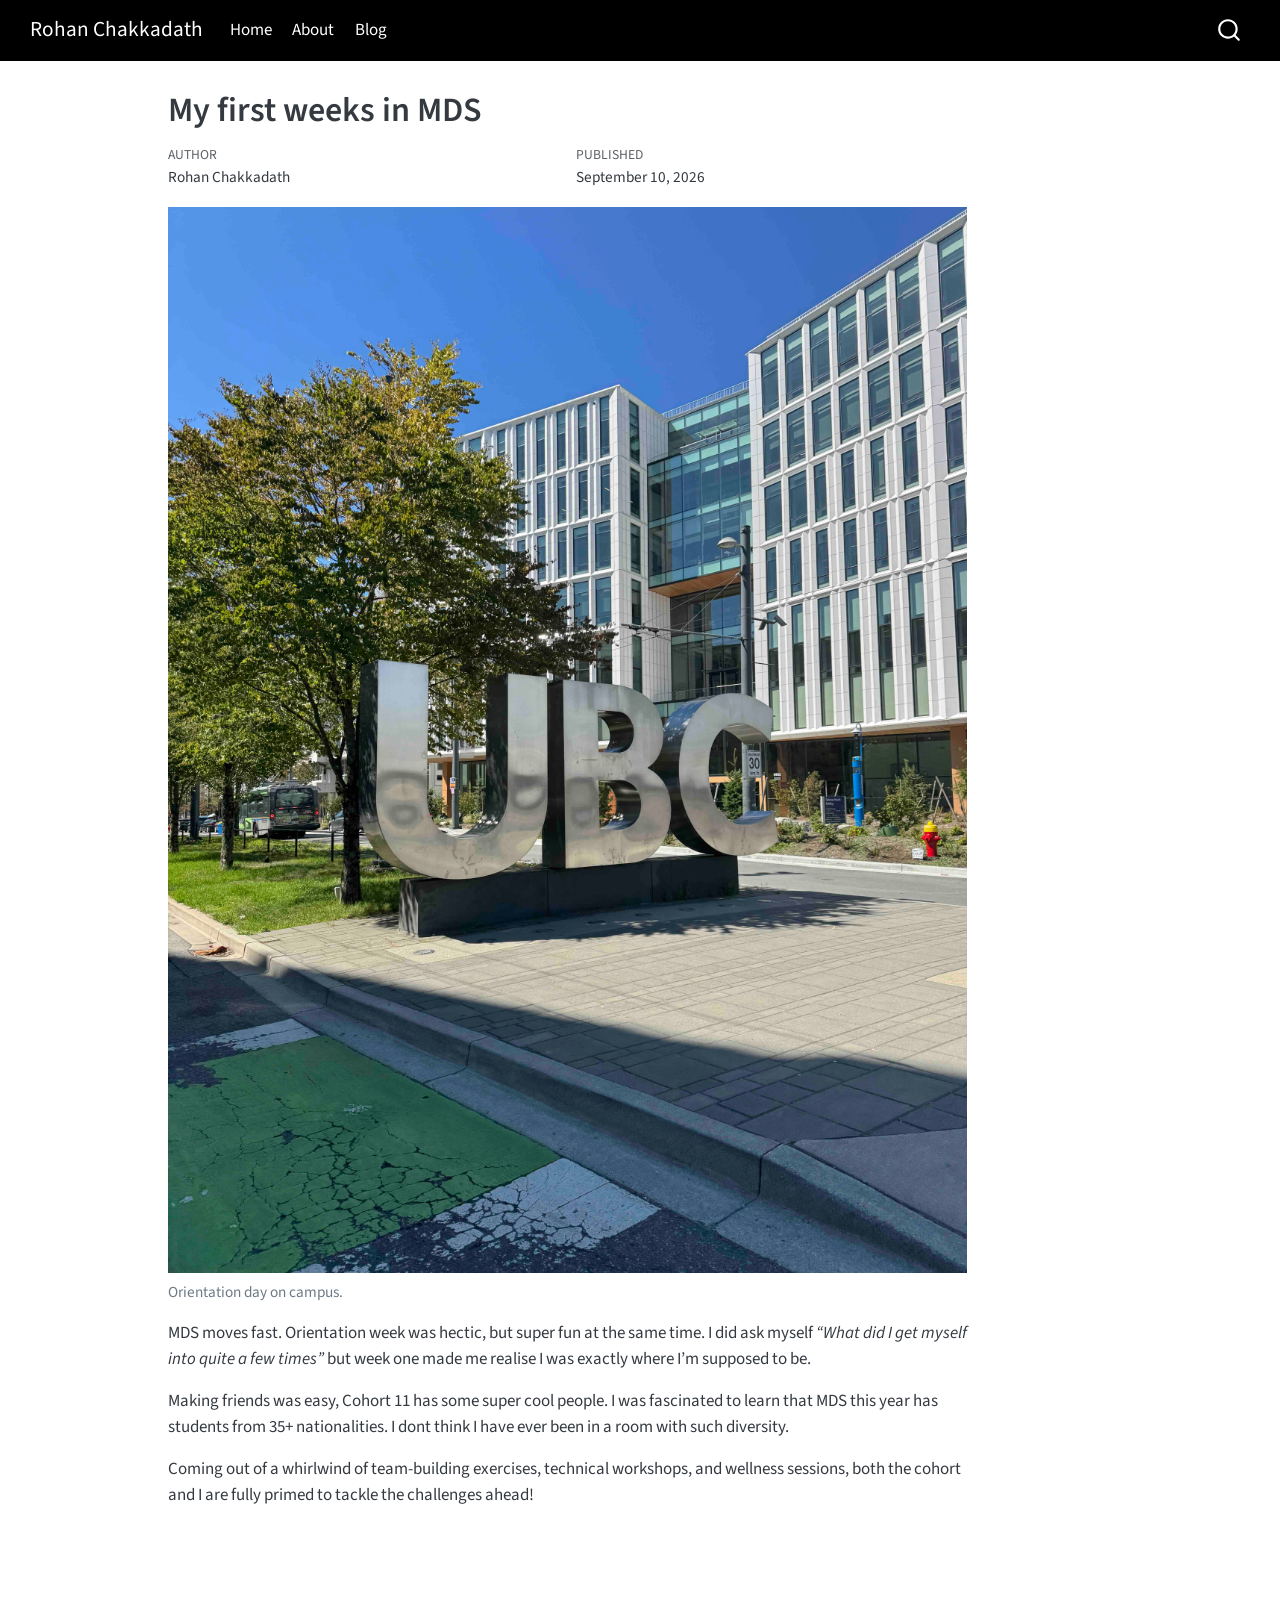
<file: docs/posts/first-weeks/index.html>
<!DOCTYPE html>
<html xmlns="http://www.w3.org/1999/xhtml" lang="en" xml:lang="en"><head>

<meta charset="utf-8">
<meta name="generator" content="quarto-1.10.18">

<meta name="viewport" content="width=device-width, initial-scale=1.0, user-scalable=yes">

<meta name="author" content="Rohan Chakkadath">
<meta name="dcterms.date" content="2026-09-10">

<title>My first weeks in MDS – Rohan Chakkadath</title>
<style>
/* Default styles provided by pandoc.
** See https://pandoc.org/MANUAL.html#variables-for-html for config info.
*/
span.smallcaps{font-variant: small-caps;}
div.columns{display: flex; gap: 1.5em;}
div.column{flex: auto;}
@media screen {
div.columns{gap: min(4vw, 1.5em);}
div.column{overflow-x: auto;}
}
div.hanging-indent{margin-left: 1.5em; text-indent: -1.5em;}
ul.task-list{list-style: none;}
ul.task-list li input[type="checkbox"] {
  width: 0.8em;
  margin: 0 0.8em 0.2em -1em; /* quarto-specific, see https://github.com/quarto-dev/quarto-cli/issues/4556 */ 
  vertical-align: middle;
}
</style>


<script src="../../site_libs/quarto-nav/quarto-nav.js"></script>
<script src="../../site_libs/quarto-nav/headroom.min.js"></script>
<script src="../../site_libs/clipboard/clipboard.min.js"></script>
<script src="../../site_libs/quarto-search/autocomplete.umd.js"></script>
<script src="../../site_libs/quarto-search/fuse.min.js"></script>
<script src="../../site_libs/quarto-search/quarto-search.js"></script>
<meta name="quarto:offset" content="../../">
<script src="../../site_libs/quarto-html/quarto.js" type="module"></script>
<script src="../../site_libs/quarto-html/tabsets/tabsets.js" type="module"></script>
<script src="../../site_libs/quarto-html/popper.min.js"></script>
<script src="../../site_libs/quarto-html/tippy.umd.min.js"></script>
<script src="../../site_libs/quarto-html/anchor.min.js"></script>
<link href="../../site_libs/quarto-html/tippy.css" rel="stylesheet">
<link href="../../site_libs/quarto-html/quarto-syntax-highlighting-64a204ab8560d761af7679ceaba22944.css" rel="stylesheet" id="quarto-text-highlighting-styles">
<script src="../../site_libs/bootstrap/bootstrap.min.js"></script>
<link href="../../site_libs/bootstrap/bootstrap-icons.css" rel="stylesheet">
<link href="../../site_libs/bootstrap/bootstrap-744c221797adae6994a861aae222cea1.min.css" rel="stylesheet" append-hash="true" id="quarto-bootstrap" data-mode="light">
<script id="quarto-search-options" type="application/json">{
  "location": "navbar",
  "copy-button": false,
  "collapse-after": 3,
  "panel-placement": "end",
  "type": "overlay",
  "limit": 50,
  "keyboard-shortcut": [
    "f",
    "/",
    "s"
  ],
  "show-item-context": false,
  "language": {
    "search-no-results-text": "No results",
    "search-matching-documents-text": "matching documents",
    "search-copy-link-title": "Copy link to search",
    "search-hide-matches-text": "Hide additional matches",
    "search-more-match-text": "more match in this document",
    "search-more-matches-text": "more matches in this document",
    "search-clear-button-title": "Clear",
    "search-text-placeholder": "",
    "search-detached-cancel-button-title": "Cancel",
    "search-submit-button-title": "Submit",
    "search-label": "Search"
  }
}</script>


<link rel="stylesheet" href="../../styles.css">
</head>

<body class="nav-fixed quarto-light">

<div id="quarto-search-results"></div>
  <header id="quarto-header" class="headroom fixed-top">
    <nav class="navbar navbar-expand-lg " data-bs-theme="dark">
      <div class="navbar-container container-fluid">
      <div class="navbar-brand-container mx-auto">
    <a class="navbar-brand" href="../../index.html">
    <span class="navbar-title">Rohan Chakkadath</span>
    </a>
  </div>
            <div id="quarto-search" class="" title="Search"></div>
          <button class="navbar-toggler" type="button" data-bs-toggle="collapse" data-bs-target="#navbarCollapse" aria-controls="navbarCollapse" role="menu" aria-expanded="false" aria-label="Toggle navigation" onclick="if (window.quartoToggleHeadroom) { window.quartoToggleHeadroom(); }">
  <span class="navbar-toggler-icon"></span>
</button>
          <div class="collapse navbar-collapse" id="navbarCollapse">
            <ul class="navbar-nav navbar-nav-scroll me-auto">
  <li class="nav-item">
    <a class="nav-link" href="../../index.html"> 
<span class="menu-text">Home</span></a>
  </li>  
  <li class="nav-item">
    <a class="nav-link" href="../../about.html"> 
<span class="menu-text">About</span></a>
  </li>  
  <li class="nav-item">
    <a class="nav-link" href="../../blog.html"> 
<span class="menu-text">Blog</span></a>
  </li>  
</ul>
          </div> <!-- /navcollapse -->
            <div class="quarto-navbar-tools">
</div>
      </div> <!-- /container-fluid -->
    </nav>
</header>
<!-- content -->
<div id="quarto-content" class="quarto-container page-columns page-rows-contents page-layout-article page-navbar">
<!-- sidebar -->
<!-- margin-sidebar -->
    <div id="quarto-margin-sidebar" class="sidebar margin-sidebar zindex-bottom">
        
    </div>
<!-- main -->
<main class="content" id="quarto-document-content">

<header id="title-block-header" class="quarto-title-block default">
<div class="quarto-title">
<h1 class="title">My first weeks in MDS</h1>
</div>



<div class="quarto-title-meta">

    <div>
    <div class="quarto-title-meta-heading">Author</div>
    <div class="quarto-title-meta-contents">
             <p>Rohan Chakkadath </p>
          </div>
  </div>
    
    <div>
    <div class="quarto-title-meta-heading">Published</div>
    <div class="quarto-title-meta-contents">
      <p class="date">September 10, 2026</p>
    </div>
  </div>
  
    
  </div>
  


</header>


<div class="quarto-figure quarto-figure-center">
<figure class="figure">
<p><img src="orientation.jpg" class="img-fluid figure-img"></p>
<figcaption>Orientation day on campus.</figcaption>
</figure>
</div>
<p>MDS moves fast. Orientation week was hectic, but super fun at the same time. I did ask myself <em>“What did I get myself into quite a few times”</em> but week one made me realise I was exactly where I’m supposed to be.</p>
<p>Making friends was easy, Cohort 11 has some super cool people. I was fascinated to learn that MDS this year has students from 35+ nationalities. I dont think I have ever been in a room with such diversity.</p>
<p>Coming out of a whirlwind of team-building exercises, technical workshops, and wellness sessions, both the cohort and I are fully primed to tackle the challenges ahead!</p>



</main> <!-- /main -->
<script id="quarto-html-after-body" type="application/javascript">
  window.document.addEventListener("DOMContentLoaded", function (event) {
    const icon = "";
    const anchorJS = new window.AnchorJS();
    anchorJS.options = {
      placement: 'right',
      icon: icon
    };
    anchorJS.add('.anchored');
    const isCodeAnnotation = (el) => {
      for (const clz of el.classList) {
        if (clz.startsWith('code-annotation-')) {                     
          return true;
        }
      }
      return false;
    }
    const onCopySuccess = function(e) {
      // button target
      const button = e.trigger;
      // don't keep focus
      button.blur();
      // flash "checked"
      button.classList.add('code-copy-button-checked');
      var currentTitle = button.getAttribute("title");
      button.setAttribute("title", "Copied!");
      let tooltip;
      if (window.bootstrap) {
        button.setAttribute("data-bs-toggle", "tooltip");
        button.setAttribute("data-bs-placement", "left");
        button.setAttribute("data-bs-title", "Copied!");
        tooltip = new bootstrap.Tooltip(button, 
          { trigger: "manual", 
            customClass: "code-copy-button-tooltip",
            offset: [0, -8]});
        tooltip.show();    
      }
      setTimeout(function() {
        if (tooltip) {
          tooltip.hide();
          button.removeAttribute("data-bs-title");
          button.removeAttribute("data-bs-toggle");
          button.removeAttribute("data-bs-placement");
        }
        button.setAttribute("title", currentTitle);
        button.classList.remove('code-copy-button-checked');
      }, 1000);
      // clear code selection
      e.clearSelection();
    }
    const getTextToCopy = function(trigger) {
      const outerScaffold = trigger.parentElement.cloneNode(true);
      const codeEl = outerScaffold.querySelector('code');
      for (const childEl of codeEl.children) {
        if (isCodeAnnotation(childEl)) {
          childEl.remove();
        }
      }
      return codeEl.innerText;
    }
    const clipboard = new window.ClipboardJS('.code-copy-button:not([data-in-quarto-modal])', {
      text: getTextToCopy
    });
    clipboard.on('success', onCopySuccess);
    if (window.document.getElementById('quarto-embedded-source-code-modal')) {
      const clipboardModal = new window.ClipboardJS('.code-copy-button[data-in-quarto-modal]', {
        text: getTextToCopy,
        container: window.document.getElementById('quarto-embedded-source-code-modal')
      });
      clipboardModal.on('success', onCopySuccess);
    }
      var localhostRegex = new RegExp(/^(?:http|https):\/\/localhost\:?[0-9]*\//);
      var mailtoRegex = new RegExp(/^mailto:/);
        var filterRegex = new RegExp('/' + window.location.host + '/');
      var isInternal = (href) => {
          return filterRegex.test(href) || localhostRegex.test(href) || mailtoRegex.test(href);
      }
      // Inspect non-navigation links and adorn them if external
     var links = window.document.querySelectorAll('a[href]:not(.nav-link):not(.navbar-brand):not(.toc-action):not(.sidebar-link):not(.sidebar-item-toggle):not(.pagination-link):not(.no-external):not([aria-hidden]):not(.dropdown-item):not(.quarto-navigation-tool):not(.about-link)');
      for (var i=0; i<links.length; i++) {
        const link = links[i];
        if (!isInternal(link.href)) {
          // undo the damage that might have been done by quarto-nav.js in the case of
          // links that we want to consider external
          if (link.dataset.originalHref !== undefined) {
            link.href = link.dataset.originalHref;
          }
        }
      }
    function tippyHover(el, contentFn, onTriggerFn, onUntriggerFn) {
      const config = {
        allowHTML: true,
        maxWidth: 500,
        delay: 100,
        arrow: false,
        appendTo: function(el) {
            return el.parentElement;
        },
        interactive: true,
        interactiveBorder: 10,
        theme: 'quarto',
        placement: 'bottom-start',
      };
      if (contentFn) {
        config.content = contentFn;
      }
      if (onTriggerFn) {
        config.onTrigger = onTriggerFn;
      }
      if (onUntriggerFn) {
        config.onUntrigger = onUntriggerFn;
      }
      window.tippy(el, config); 
    }
    const noterefs = window.document.querySelectorAll('a[role="doc-noteref"]');
    for (var i=0; i<noterefs.length; i++) {
      const ref = noterefs[i];
      tippyHover(ref, function() {
        // use id or data attribute instead here
        let href = ref.getAttribute('data-footnote-href') || ref.getAttribute('href');
        try { href = new URL(href).hash; } catch {}
        const id = href.replace(/^#\/?/, "");
        const note = window.document.getElementById(id);
        if (note) {
          return note.innerHTML;
        } else {
          return "";
        }
      });
    }
    const xrefs = window.document.querySelectorAll('a.quarto-xref');
    const processXRef = (id, note) => {
      // Strip column container classes
      const stripColumnClz = (el) => {
        el.classList.remove("page-full", "page-columns");
        if (el.children) {
          for (const child of el.children) {
            stripColumnClz(child);
          }
        }
      }
      stripColumnClz(note)
      if (id === null || id.startsWith('sec-')) {
        // Special case sections, only their first couple elements
        const container = document.createElement("div");
        if (note.children && note.children.length > 2) {
          container.appendChild(note.children[0].cloneNode(true));
          for (let i = 1; i < note.children.length; i++) {
            const child = note.children[i];
            if (child.tagName === "P" && child.innerText === "") {
              continue;
            } else {
              container.appendChild(child.cloneNode(true));
              break;
            }
          }
          if (window.Quarto?.typesetMath) {
            window.Quarto.typesetMath(container);
          }
          return container.innerHTML
        } else {
          if (window.Quarto?.typesetMath) {
            window.Quarto.typesetMath(note);
          }
          return note.innerHTML;
        }
      } else {
        // Remove any anchor links if they are present
        const anchorLink = note.querySelector('a.anchorjs-link');
        if (anchorLink) {
          anchorLink.remove();
        }
        if (window.Quarto?.typesetMath) {
          window.Quarto.typesetMath(note);
        }
        if (note.classList.contains("callout")) {
          return note.outerHTML;
        } else {
          return note.innerHTML;
        }
      }
    }
    for (var i=0; i<xrefs.length; i++) {
      const xref = xrefs[i];
      tippyHover(xref, undefined, function(instance) {
        instance.disable();
        let url = xref.getAttribute('href');
        let hash = undefined; 
        if (url.startsWith('#')) {
          hash = url;
        } else {
          try { hash = new URL(url).hash; } catch {}
        }
        if (hash) {
          const id = hash.replace(/^#\/?/, "");
          const note = window.document.getElementById(id);
          if (note !== null) {
            try {
              const html = processXRef(id, note.cloneNode(true));
              instance.setContent(html);
            } finally {
              instance.enable();
              instance.show();
            }
          } else {
            // See if we can fetch this
            fetch(url.split('#')[0])
            .then(res => res.text())
            .then(html => {
              const parser = new DOMParser();
              const htmlDoc = parser.parseFromString(html, "text/html");
              const note = htmlDoc.getElementById(id);
              if (note !== null) {
                const html = processXRef(id, note);
                instance.setContent(html);
              } 
            }).finally(() => {
              instance.enable();
              instance.show();
            });
          }
        } else {
          // See if we can fetch a full url (with no hash to target)
          // This is a special case and we should probably do some content thinning / targeting
          fetch(url)
          .then(res => res.text())
          .then(html => {
            const parser = new DOMParser();
            const htmlDoc = parser.parseFromString(html, "text/html");
            const note = htmlDoc.querySelector('main.content');
            if (note !== null) {
              // This should only happen for chapter cross references
              // (since there is no id in the URL)
              // remove the first header
              if (note.children.length > 0 && note.children[0].tagName === "HEADER") {
                note.children[0].remove();
              }
              const html = processXRef(null, note);
              instance.setContent(html);
            } 
          }).finally(() => {
            instance.enable();
            instance.show();
          });
        }
      }, function(instance) {
      });
    }
        let selectedAnnoteEl;
        const selectorForAnnotation = ( cell, annotation) => {
          let cellAttr = 'data-code-cell="' + cell + '"';
          let lineAttr = 'data-code-annotation="' +  annotation + '"';
          const selector = 'span[' + cellAttr + '][' + lineAttr + ']';
          return selector;
        }
        const selectCodeLines = (annoteEl) => {
          const doc = window.document;
          const targetCell = annoteEl.getAttribute("data-target-cell");
          const targetAnnotation = annoteEl.getAttribute("data-target-annotation");
          const annoteSpan = window.document.querySelector(selectorForAnnotation(targetCell, targetAnnotation));
          const lines = annoteSpan.getAttribute("data-code-lines").split(",");
          const lineIds = lines.map((line) => {
            return targetCell + "-" + line;
          })
          let top = null;
          let height = null;
          let parent = null;
          if (lineIds.length > 0) {
              //compute the position of the single el (top and bottom and make a div)
              const el = window.document.getElementById(lineIds[0]);
              top = el.offsetTop;
              height = el.offsetHeight;
              parent = el.parentElement.parentElement;
            if (lineIds.length > 1) {
              const lastEl = window.document.getElementById(lineIds[lineIds.length - 1]);
              const bottom = lastEl.offsetTop + lastEl.offsetHeight;
              height = bottom - top;
            }
            if (top !== null && height !== null && parent !== null) {
              // cook up a div (if necessary) and position it 
              let div = window.document.getElementById("code-annotation-line-highlight");
              if (div === null) {
                div = window.document.createElement("div");
                div.setAttribute("id", "code-annotation-line-highlight");
                div.style.position = 'absolute';
                parent.appendChild(div);
              }
              div.style.top = top - 2 + "px";
              div.style.height = height + 4 + "px";
              div.style.left = 0;
              let gutterDiv = window.document.getElementById("code-annotation-line-highlight-gutter");
              if (gutterDiv === null) {
                gutterDiv = window.document.createElement("div");
                gutterDiv.setAttribute("id", "code-annotation-line-highlight-gutter");
                gutterDiv.style.position = 'absolute';
                const codeCell = window.document.getElementById(targetCell);
                const gutter = codeCell.querySelector('.code-annotation-gutter');
                gutter.appendChild(gutterDiv);
              }
              gutterDiv.style.top = top - 2 + "px";
              gutterDiv.style.height = height + 4 + "px";
            }
            selectedAnnoteEl = annoteEl;
          }
        };
        const unselectCodeLines = () => {
          const elementsIds = ["code-annotation-line-highlight", "code-annotation-line-highlight-gutter"];
          elementsIds.forEach((elId) => {
            const div = window.document.getElementById(elId);
            if (div) {
              div.remove();
            }
          });
          selectedAnnoteEl = undefined;
        };
          // Handle positioning of the toggle
      window.addEventListener(
        "resize",
        throttle(() => {
          elRect = undefined;
          if (selectedAnnoteEl) {
            selectCodeLines(selectedAnnoteEl);
          }
        }, 10)
      );
      function throttle(fn, ms) {
      let throttle = false;
      let timer;
        return (...args) => {
          if(!throttle) { // first call gets through
              fn.apply(this, args);
              throttle = true;
          } else { // all the others get throttled
              if(timer) clearTimeout(timer); // cancel #2
              timer = setTimeout(() => {
                fn.apply(this, args);
                timer = throttle = false;
              }, ms);
          }
        };
      }
        // Attach click handler to the DT
        const annoteDls = window.document.querySelectorAll('dt[data-target-cell]');
        for (const annoteDlNode of annoteDls) {
          annoteDlNode.addEventListener('click', (event) => {
            const clickedEl = event.target;
            if (clickedEl !== selectedAnnoteEl) {
              unselectCodeLines();
              const activeEl = window.document.querySelector('dt[data-target-cell].code-annotation-active');
              if (activeEl) {
                activeEl.classList.remove('code-annotation-active');
              }
              selectCodeLines(clickedEl);
              clickedEl.classList.add('code-annotation-active');
            } else {
              // Unselect the line
              unselectCodeLines();
              clickedEl.classList.remove('code-annotation-active');
            }
          });
        }
    const findCites = (el) => {
      const parentEl = el.parentElement;
      if (parentEl) {
        const cites = parentEl.dataset.cites;
        if (cites) {
          return {
            el,
            cites: cites.split(' ')
          };
        } else {
          return findCites(el.parentElement)
        }
      } else {
        return undefined;
      }
    };
    var bibliorefs = window.document.querySelectorAll('a[role="doc-biblioref"]');
    for (var i=0; i<bibliorefs.length; i++) {
      const ref = bibliorefs[i];
      const citeInfo = findCites(ref);
      if (citeInfo) {
        tippyHover(citeInfo.el, function() {
          var popup = window.document.createElement('div');
          citeInfo.cites.forEach(function(cite) {
            var citeDiv = window.document.createElement('div');
            citeDiv.classList.add('hanging-indent');
            citeDiv.classList.add('csl-entry');
            var biblioDiv = window.document.getElementById('ref-' + cite);
            if (biblioDiv) {
              citeDiv.innerHTML = biblioDiv.innerHTML;
            }
            popup.appendChild(citeDiv);
          });
          return popup.innerHTML;
        });
      }
    }
  });
  </script>
</div> <!-- /content -->




</body></html>
</file>
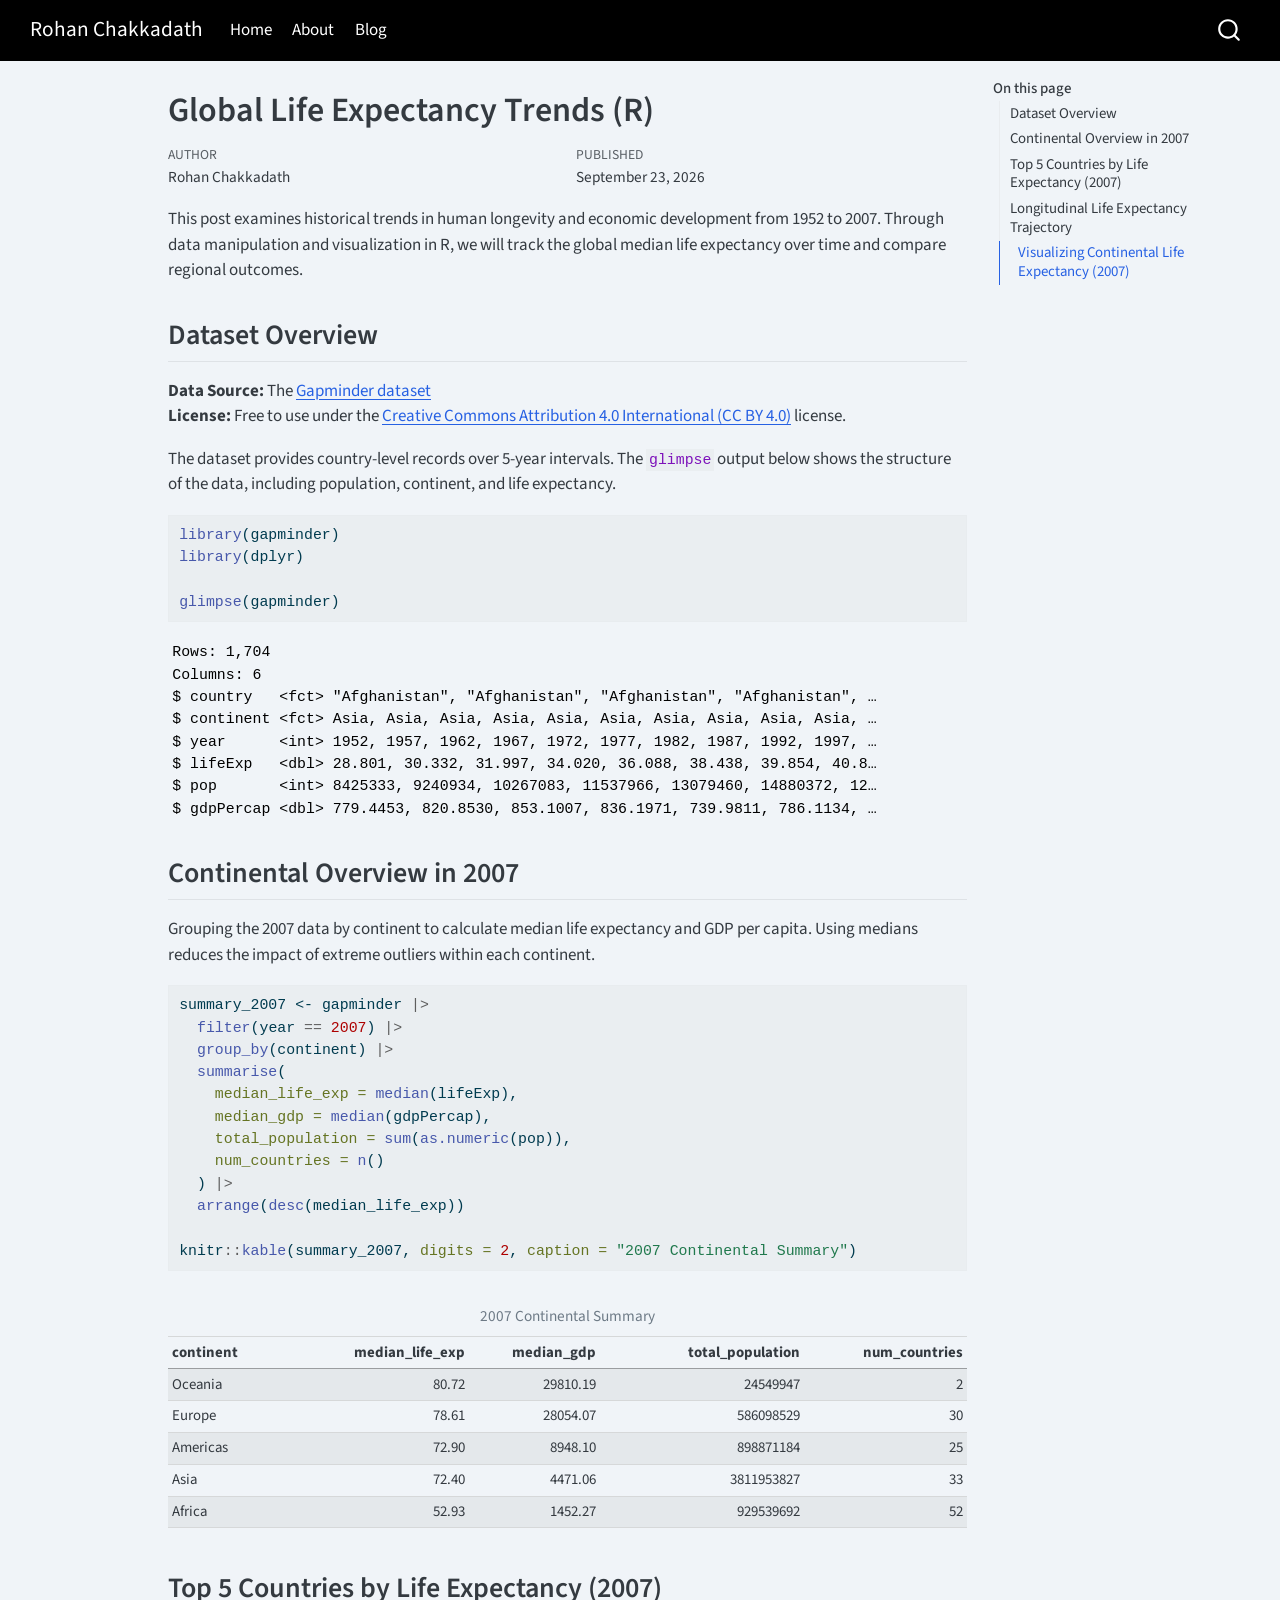
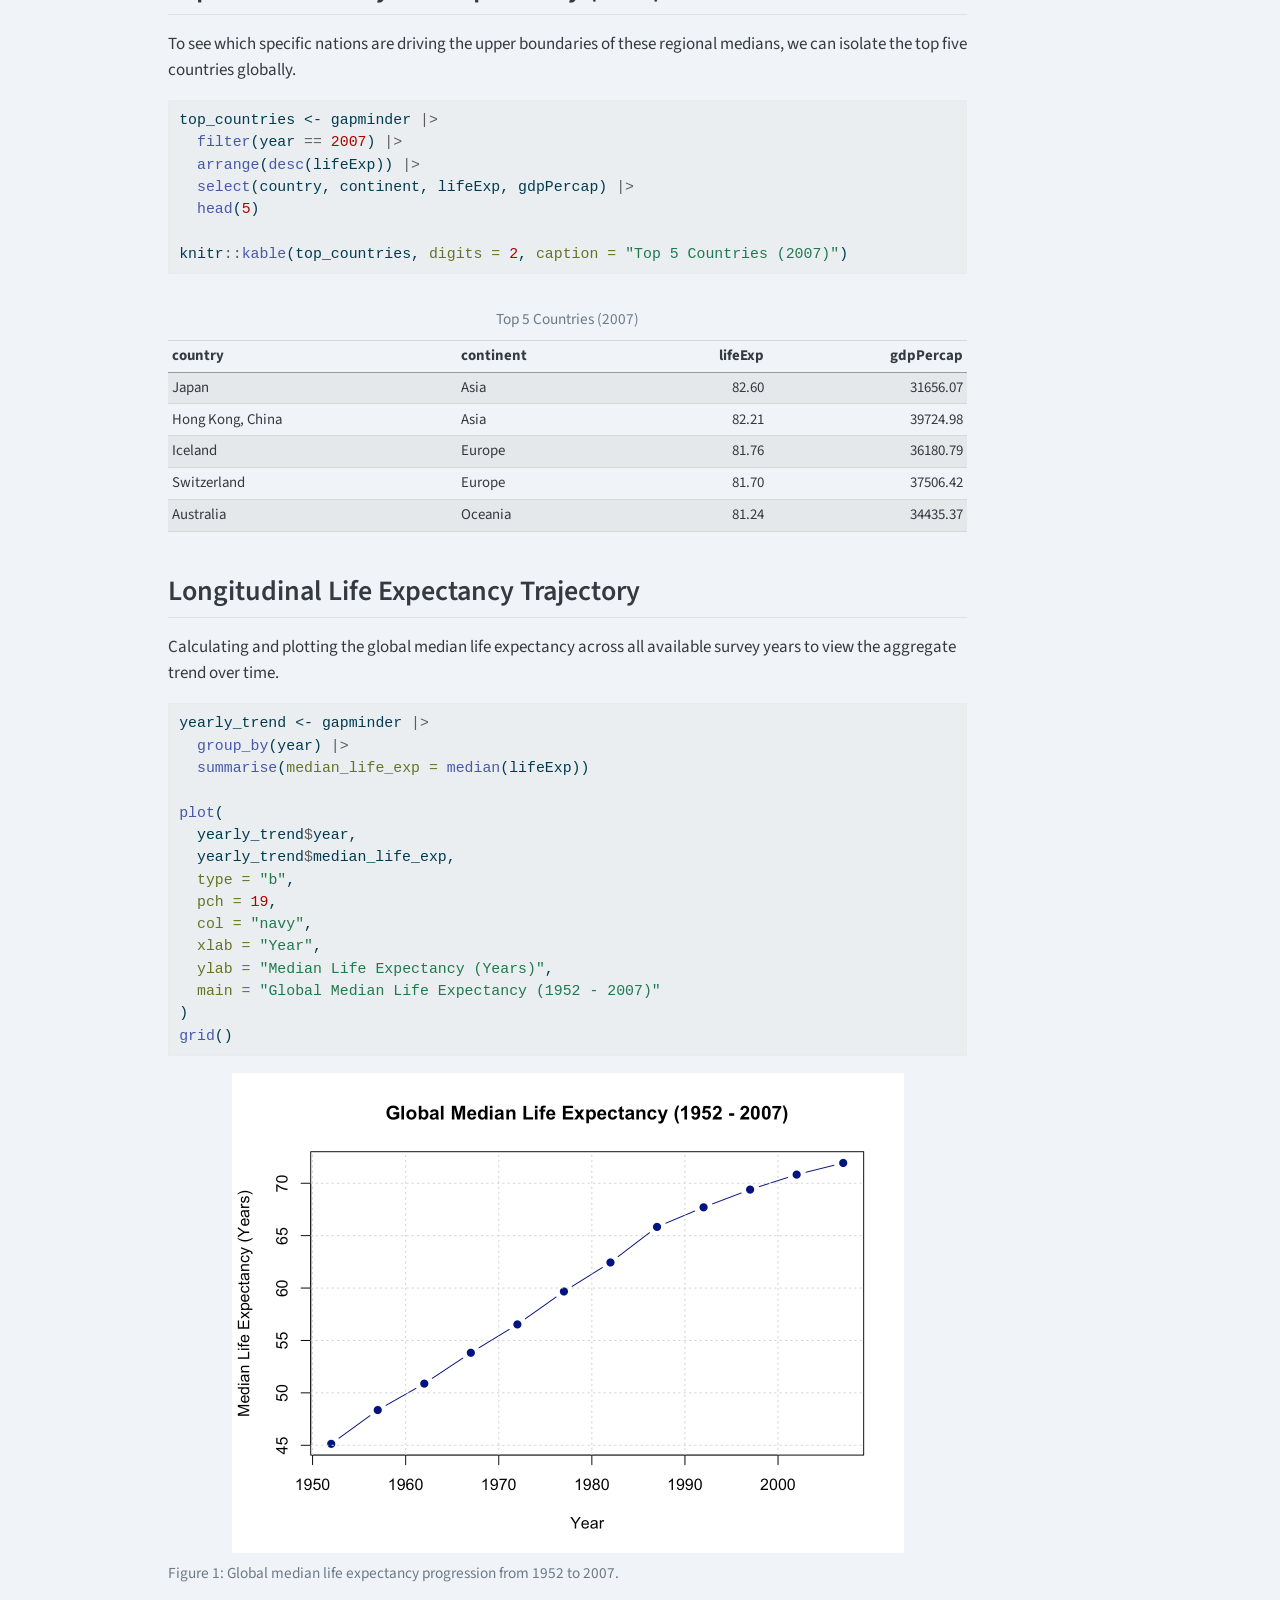
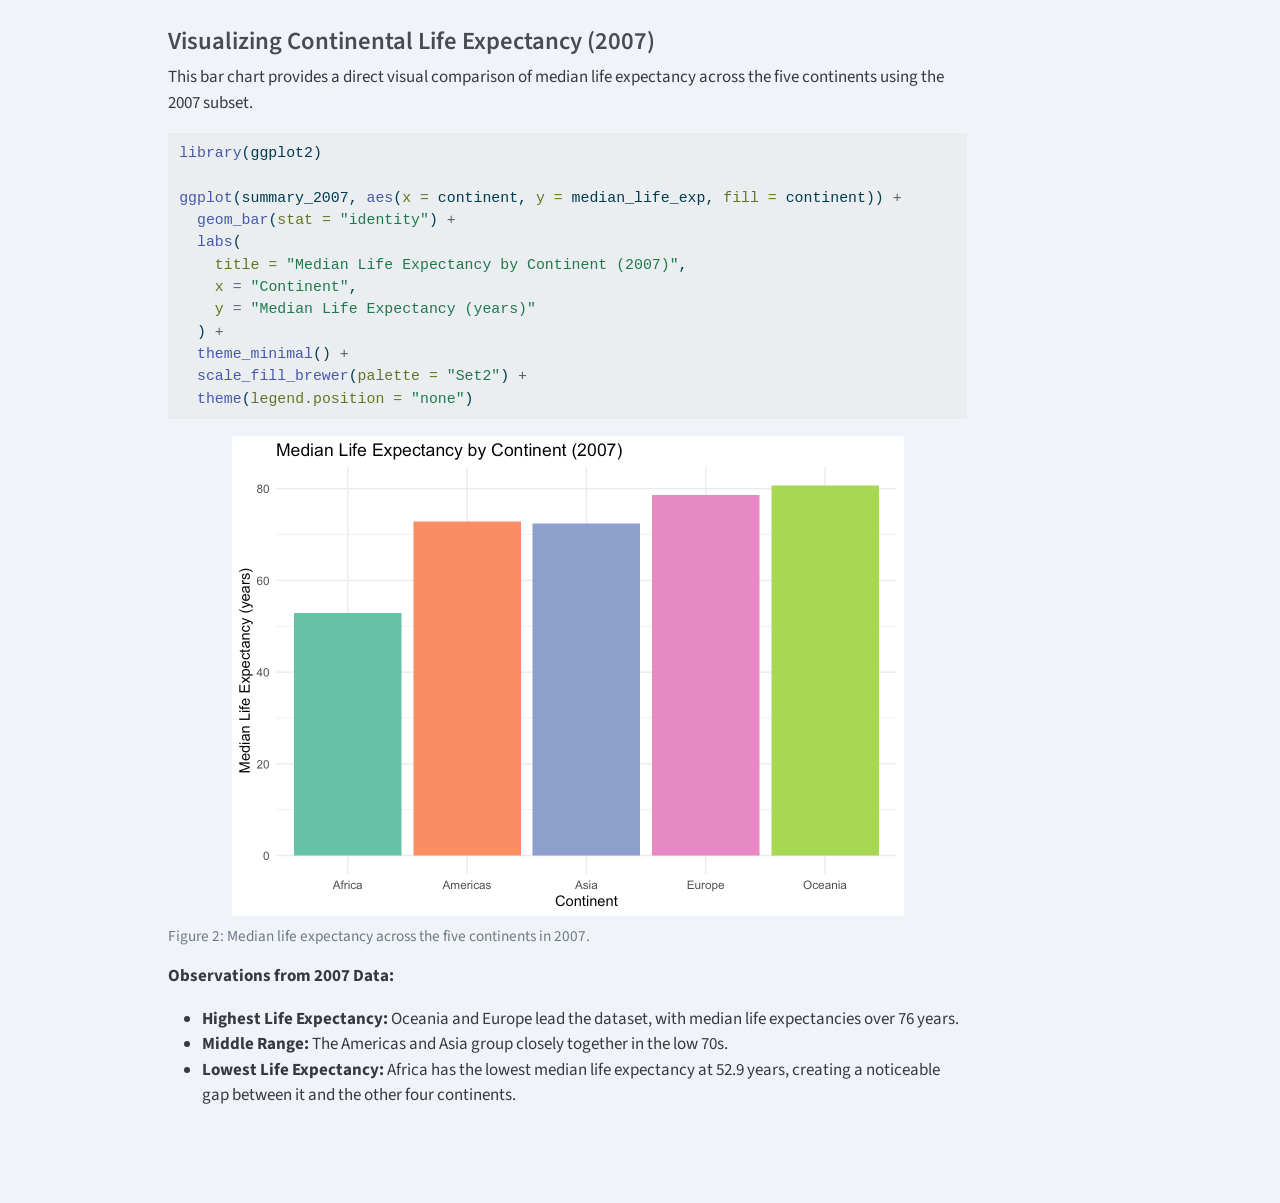
<file: docs/posts/r-gapminder/index.html>
<!DOCTYPE html>
<html xmlns="http://www.w3.org/1999/xhtml" lang="en" xml:lang="en"><head>

<meta charset="utf-8">
<meta name="generator" content="quarto-1.10.18">

<meta name="viewport" content="width=device-width, initial-scale=1.0, user-scalable=yes">

<meta name="author" content="Rohan Chakkadath">
<meta name="dcterms.date" content="2026-09-23">

<title>Global Life Expectancy Trends (R) – Rohan Chakkadath</title>
<style>
/* Default styles provided by pandoc.
** See https://pandoc.org/MANUAL.html#variables-for-html for config info.
*/
span.smallcaps{font-variant: small-caps;}
div.columns{display: flex; gap: 1.5em;}
div.column{flex: auto;}
@media screen {
div.columns{gap: min(4vw, 1.5em);}
div.column{overflow-x: auto;}
}
div.hanging-indent{margin-left: 1.5em; text-indent: -1.5em;}
ul.task-list{list-style: none;}
ul.task-list li input[type="checkbox"] {
  width: 0.8em;
  margin: 0 0.8em 0.2em -1em; /* quarto-specific, see https://github.com/quarto-dev/quarto-cli/issues/4556 */ 
  vertical-align: middle;
}
/* CSS for syntax highlighting */
html { -webkit-text-size-adjust: 100%; }
pre > code.sourceCode { white-space: pre; position: relative; }
pre > code.sourceCode > span { display: inline-block; line-height: 1.25; }
pre > code.sourceCode > span:empty { height: 1.2em; }
.sourceCode { overflow: visible; }
code.sourceCode > span { color: inherit; text-decoration: inherit; }
div.sourceCode { margin: 1em 0; }
pre.sourceCode { margin: 0; }
@media screen {
div.sourceCode { overflow: auto; }
}
@media print {
pre > code.sourceCode { white-space: pre-wrap; }
pre > code.sourceCode > span { text-indent: -5em; padding-left: 5em; }
}
pre.numberSource code
  { counter-reset: source-line 0; }
pre.numberSource code > span
  { position: relative; left: -4em; counter-increment: source-line; }
pre.numberSource code > span > a:first-child::before
  { content: counter(source-line);
    position: relative; left: -1em; text-align: right; vertical-align: baseline;
    border: none; display: inline-block;
    -webkit-touch-callout: none; -webkit-user-select: none;
    -khtml-user-select: none; -moz-user-select: none;
    -ms-user-select: none; user-select: none;
    padding: 0 4px; width: 4em;
  }
pre.numberSource { margin-left: 3em;  padding-left: 4px; }
div.sourceCode
  {   }
@media screen {
pre > code.sourceCode > span > a:first-child::before { text-decoration: underline; }
}
</style>


<script src="../../site_libs/quarto-nav/quarto-nav.js"></script>
<script src="../../site_libs/quarto-nav/headroom.min.js"></script>
<script src="../../site_libs/clipboard/clipboard.min.js"></script>
<script src="../../site_libs/quarto-search/autocomplete.umd.js"></script>
<script src="../../site_libs/quarto-search/fuse.min.js"></script>
<script src="../../site_libs/quarto-search/quarto-search.js"></script>
<meta name="quarto:offset" content="../../">
<script src="../../site_libs/quarto-html/quarto.js" type="module"></script>
<script src="../../site_libs/quarto-html/tabsets/tabsets.js" type="module"></script>
<script src="../../site_libs/quarto-html/popper.min.js"></script>
<script src="../../site_libs/quarto-html/tippy.umd.min.js"></script>
<script src="../../site_libs/quarto-html/anchor.min.js"></script>
<link href="../../site_libs/quarto-html/tippy.css" rel="stylesheet">
<link href="../../site_libs/quarto-html/quarto-syntax-highlighting-64a204ab8560d761af7679ceaba22944.css" rel="stylesheet" id="quarto-text-highlighting-styles">
<script src="../../site_libs/bootstrap/bootstrap.min.js"></script>
<link href="../../site_libs/bootstrap/bootstrap-icons.css" rel="stylesheet">
<link href="../../site_libs/bootstrap/bootstrap-744c221797adae6994a861aae222cea1.min.css" rel="stylesheet" append-hash="true" id="quarto-bootstrap" data-mode="light">
<script id="quarto-search-options" type="application/json">{
  "location": "navbar",
  "copy-button": false,
  "collapse-after": 3,
  "panel-placement": "end",
  "type": "overlay",
  "limit": 50,
  "keyboard-shortcut": [
    "f",
    "/",
    "s"
  ],
  "show-item-context": false,
  "language": {
    "search-no-results-text": "No results",
    "search-matching-documents-text": "matching documents",
    "search-copy-link-title": "Copy link to search",
    "search-hide-matches-text": "Hide additional matches",
    "search-more-match-text": "more match in this document",
    "search-more-matches-text": "more matches in this document",
    "search-clear-button-title": "Clear",
    "search-text-placeholder": "",
    "search-detached-cancel-button-title": "Cancel",
    "search-submit-button-title": "Submit",
    "search-label": "Search"
  }
}</script>


<link rel="stylesheet" href="../../styles.css">
</head>

<body class="nav-fixed quarto-light">

<div id="quarto-search-results"></div>
  <header id="quarto-header" class="headroom fixed-top">
    <nav class="navbar navbar-expand-lg " data-bs-theme="dark">
      <div class="navbar-container container-fluid">
      <div class="navbar-brand-container mx-auto">
    <a class="navbar-brand" href="../../index.html">
    <span class="navbar-title">Rohan Chakkadath</span>
    </a>
  </div>
            <div id="quarto-search" class="" title="Search"></div>
          <button class="navbar-toggler" type="button" data-bs-toggle="collapse" data-bs-target="#navbarCollapse" aria-controls="navbarCollapse" role="menu" aria-expanded="false" aria-label="Toggle navigation" onclick="if (window.quartoToggleHeadroom) { window.quartoToggleHeadroom(); }">
  <span class="navbar-toggler-icon"></span>
</button>
          <div class="collapse navbar-collapse" id="navbarCollapse">
            <ul class="navbar-nav navbar-nav-scroll me-auto">
  <li class="nav-item">
    <a class="nav-link" href="../../index.html"> 
<span class="menu-text">Home</span></a>
  </li>  
  <li class="nav-item">
    <a class="nav-link" href="../../about.html"> 
<span class="menu-text">About</span></a>
  </li>  
  <li class="nav-item">
    <a class="nav-link" href="../../blog.html"> 
<span class="menu-text">Blog</span></a>
  </li>  
</ul>
          </div> <!-- /navcollapse -->
            <div class="quarto-navbar-tools">
</div>
      </div> <!-- /container-fluid -->
    </nav>
</header>
<!-- content -->
<div id="quarto-content" class="quarto-container page-columns page-rows-contents page-layout-article page-navbar">
<!-- sidebar -->
<!-- margin-sidebar -->
    <div id="quarto-margin-sidebar" class="sidebar margin-sidebar">
        <nav id="TOC" role="doc-toc" class="toc-active">
    <h2 id="toc-title">On this page</h2>
   
  <ul>
  <li><a href="#dataset-overview" id="toc-dataset-overview" class="nav-link active" data-scroll-target="#dataset-overview">Dataset Overview</a></li>
  <li><a href="#continental-overview-in-2007" id="toc-continental-overview-in-2007" class="nav-link" data-scroll-target="#continental-overview-in-2007">Continental Overview in 2007</a></li>
  <li><a href="#top-5-countries-by-life-expectancy-2007" id="toc-top-5-countries-by-life-expectancy-2007" class="nav-link" data-scroll-target="#top-5-countries-by-life-expectancy-2007">Top 5 Countries by Life Expectancy (2007)</a></li>
  <li><a href="#longitudinal-life-expectancy-trajectory" id="toc-longitudinal-life-expectancy-trajectory" class="nav-link" data-scroll-target="#longitudinal-life-expectancy-trajectory">Longitudinal Life Expectancy Trajectory</a>
  <ul class="collapse">
  <li><a href="#visualizing-continental-life-expectancy-2007" id="toc-visualizing-continental-life-expectancy-2007" class="nav-link" data-scroll-target="#visualizing-continental-life-expectancy-2007">Visualizing Continental Life Expectancy (2007)</a></li>
  </ul></li>
  </ul>
</nav>
    </div>
<!-- main -->
<main class="content" id="quarto-document-content">

<header id="title-block-header" class="quarto-title-block default">
<div class="quarto-title">
<h1 class="title">Global Life Expectancy Trends (R)</h1>
</div>



<div class="quarto-title-meta">

    <div>
    <div class="quarto-title-meta-heading">Author</div>
    <div class="quarto-title-meta-contents">
             <p>Rohan Chakkadath </p>
          </div>
  </div>
    
    <div>
    <div class="quarto-title-meta-heading">Published</div>
    <div class="quarto-title-meta-contents">
      <p class="date">September 23, 2026</p>
    </div>
  </div>
  
    
  </div>
  


</header>


<style>
  /* A light steel blue-grey tint inspired by the official R project logo */
  body {
    background-color: #f0f4f8;
  }
</style>
<p>This post examines historical trends in human longevity and economic development from 1952 to 2007. Through data manipulation and visualization in R, we will track the global median life expectancy over time and compare regional outcomes.</p>
<section id="dataset-overview" class="level2">
<h2 class="anchored" data-anchor-id="dataset-overview">Dataset Overview</h2>
<p><strong>Data Source:</strong> The <a href="https://www.gapminder.org/data/">Gapminder dataset</a><br>
<strong>License:</strong> Free to use under the <a href="https://creativecommons.org/licenses/by/4.0/">Creative Commons Attribution 4.0 International (CC BY 4.0)</a> license.</p>
<p>The dataset provides country-level records over 5-year intervals. The <code>glimpse</code> output below shows the structure of the data, including population, continent, and life expectancy.</p>
<div class="cell">
<div class="code-copy-outer-scaffold"><div class="sourceCode cell-code" id="cb1"><pre class="sourceCode r code-with-copy"><code class="sourceCode r"><span id="cb1-1"><a href="#cb1-1" aria-hidden="true" tabindex="-1"></a><span class="fu">library</span>(gapminder)</span>
<span id="cb1-2"><a href="#cb1-2" aria-hidden="true" tabindex="-1"></a><span class="fu">library</span>(dplyr)</span>
<span id="cb1-3"><a href="#cb1-3" aria-hidden="true" tabindex="-1"></a></span>
<span id="cb1-4"><a href="#cb1-4" aria-hidden="true" tabindex="-1"></a><span class="fu">glimpse</span>(gapminder)</span></code></pre></div><button title="Copy to Clipboard" class="code-copy-button"><i class="bi"></i></button></div>
<div class="cell-output cell-output-stdout">
<pre><code>Rows: 1,704
Columns: 6
$ country   &lt;fct&gt; "Afghanistan", "Afghanistan", "Afghanistan", "Afghanistan", …
$ continent &lt;fct&gt; Asia, Asia, Asia, Asia, Asia, Asia, Asia, Asia, Asia, Asia, …
$ year      &lt;int&gt; 1952, 1957, 1962, 1967, 1972, 1977, 1982, 1987, 1992, 1997, …
$ lifeExp   &lt;dbl&gt; 28.801, 30.332, 31.997, 34.020, 36.088, 38.438, 39.854, 40.8…
$ pop       &lt;int&gt; 8425333, 9240934, 10267083, 11537966, 13079460, 14880372, 12…
$ gdpPercap &lt;dbl&gt; 779.4453, 820.8530, 853.1007, 836.1971, 739.9811, 786.1134, …</code></pre>
</div>
</div>
</section>
<section id="continental-overview-in-2007" class="level2">
<h2 class="anchored" data-anchor-id="continental-overview-in-2007">Continental Overview in 2007</h2>
<p>Grouping the 2007 data by continent to calculate median life expectancy and GDP per capita. Using medians reduces the impact of extreme outliers within each continent.</p>
<div class="cell">
<div class="code-copy-outer-scaffold"><div class="sourceCode cell-code" id="cb3"><pre class="sourceCode r code-with-copy"><code class="sourceCode r"><span id="cb3-1"><a href="#cb3-1" aria-hidden="true" tabindex="-1"></a>summary_2007 <span class="ot">&lt;-</span> gapminder <span class="sc">|&gt;</span></span>
<span id="cb3-2"><a href="#cb3-2" aria-hidden="true" tabindex="-1"></a>  <span class="fu">filter</span>(year <span class="sc">==</span> <span class="dv">2007</span>) <span class="sc">|&gt;</span></span>
<span id="cb3-3"><a href="#cb3-3" aria-hidden="true" tabindex="-1"></a>  <span class="fu">group_by</span>(continent) <span class="sc">|&gt;</span></span>
<span id="cb3-4"><a href="#cb3-4" aria-hidden="true" tabindex="-1"></a>  <span class="fu">summarise</span>(</span>
<span id="cb3-5"><a href="#cb3-5" aria-hidden="true" tabindex="-1"></a>    <span class="at">median_life_exp =</span> <span class="fu">median</span>(lifeExp),</span>
<span id="cb3-6"><a href="#cb3-6" aria-hidden="true" tabindex="-1"></a>    <span class="at">median_gdp =</span> <span class="fu">median</span>(gdpPercap),</span>
<span id="cb3-7"><a href="#cb3-7" aria-hidden="true" tabindex="-1"></a>    <span class="at">total_population =</span> <span class="fu">sum</span>(<span class="fu">as.numeric</span>(pop)),</span>
<span id="cb3-8"><a href="#cb3-8" aria-hidden="true" tabindex="-1"></a>    <span class="at">num_countries =</span> <span class="fu">n</span>()</span>
<span id="cb3-9"><a href="#cb3-9" aria-hidden="true" tabindex="-1"></a>  ) <span class="sc">|&gt;</span></span>
<span id="cb3-10"><a href="#cb3-10" aria-hidden="true" tabindex="-1"></a>  <span class="fu">arrange</span>(<span class="fu">desc</span>(median_life_exp))</span>
<span id="cb3-11"><a href="#cb3-11" aria-hidden="true" tabindex="-1"></a></span>
<span id="cb3-12"><a href="#cb3-12" aria-hidden="true" tabindex="-1"></a>knitr<span class="sc">::</span><span class="fu">kable</span>(summary_2007, <span class="at">digits =</span> <span class="dv">2</span>, <span class="at">caption =</span> <span class="st">"2007 Continental Summary"</span>)</span></code></pre></div><button title="Copy to Clipboard" class="code-copy-button"><i class="bi"></i></button></div>
<div class="cell-output-display">
<table class="caption-top table table-sm table-striped small">
<caption>2007 Continental Summary</caption>
<colgroup>
<col style="width: 14%">
<col style="width: 23%">
<col style="width: 16%">
<col style="width: 25%">
<col style="width: 20%">
</colgroup>
<thead>
<tr class="header">
<th style="text-align: left;">continent</th>
<th style="text-align: right;">median_life_exp</th>
<th style="text-align: right;">median_gdp</th>
<th style="text-align: right;">total_population</th>
<th style="text-align: right;">num_countries</th>
</tr>
</thead>
<tbody>
<tr class="odd">
<td style="text-align: left;">Oceania</td>
<td style="text-align: right;">80.72</td>
<td style="text-align: right;">29810.19</td>
<td style="text-align: right;">24549947</td>
<td style="text-align: right;">2</td>
</tr>
<tr class="even">
<td style="text-align: left;">Europe</td>
<td style="text-align: right;">78.61</td>
<td style="text-align: right;">28054.07</td>
<td style="text-align: right;">586098529</td>
<td style="text-align: right;">30</td>
</tr>
<tr class="odd">
<td style="text-align: left;">Americas</td>
<td style="text-align: right;">72.90</td>
<td style="text-align: right;">8948.10</td>
<td style="text-align: right;">898871184</td>
<td style="text-align: right;">25</td>
</tr>
<tr class="even">
<td style="text-align: left;">Asia</td>
<td style="text-align: right;">72.40</td>
<td style="text-align: right;">4471.06</td>
<td style="text-align: right;">3811953827</td>
<td style="text-align: right;">33</td>
</tr>
<tr class="odd">
<td style="text-align: left;">Africa</td>
<td style="text-align: right;">52.93</td>
<td style="text-align: right;">1452.27</td>
<td style="text-align: right;">929539692</td>
<td style="text-align: right;">52</td>
</tr>
</tbody>
</table>
</div>
</div>
</section>
<section id="top-5-countries-by-life-expectancy-2007" class="level2">
<h2 class="anchored" data-anchor-id="top-5-countries-by-life-expectancy-2007">Top 5 Countries by Life Expectancy (2007)</h2>
<p>To see which specific nations are driving the upper boundaries of these regional medians, we can isolate the top five countries globally.</p>
<div class="cell">
<div class="code-copy-outer-scaffold"><div class="sourceCode cell-code" id="cb4"><pre class="sourceCode r code-with-copy"><code class="sourceCode r"><span id="cb4-1"><a href="#cb4-1" aria-hidden="true" tabindex="-1"></a>top_countries <span class="ot">&lt;-</span> gapminder <span class="sc">|&gt;</span></span>
<span id="cb4-2"><a href="#cb4-2" aria-hidden="true" tabindex="-1"></a>  <span class="fu">filter</span>(year <span class="sc">==</span> <span class="dv">2007</span>) <span class="sc">|&gt;</span></span>
<span id="cb4-3"><a href="#cb4-3" aria-hidden="true" tabindex="-1"></a>  <span class="fu">arrange</span>(<span class="fu">desc</span>(lifeExp)) <span class="sc">|&gt;</span></span>
<span id="cb4-4"><a href="#cb4-4" aria-hidden="true" tabindex="-1"></a>  <span class="fu">select</span>(country, continent, lifeExp, gdpPercap) <span class="sc">|&gt;</span></span>
<span id="cb4-5"><a href="#cb4-5" aria-hidden="true" tabindex="-1"></a>  <span class="fu">head</span>(<span class="dv">5</span>)</span>
<span id="cb4-6"><a href="#cb4-6" aria-hidden="true" tabindex="-1"></a></span>
<span id="cb4-7"><a href="#cb4-7" aria-hidden="true" tabindex="-1"></a>knitr<span class="sc">::</span><span class="fu">kable</span>(top_countries, <span class="at">digits =</span> <span class="dv">2</span>, <span class="at">caption =</span> <span class="st">"Top 5 Countries (2007)"</span>)</span></code></pre></div><button title="Copy to Clipboard" class="code-copy-button"><i class="bi"></i></button></div>
<div class="cell-output-display">
<table class="caption-top table table-sm table-striped small">
<caption>Top 5 Countries (2007)</caption>
<thead>
<tr class="header">
<th style="text-align: left;">country</th>
<th style="text-align: left;">continent</th>
<th style="text-align: right;">lifeExp</th>
<th style="text-align: right;">gdpPercap</th>
</tr>
</thead>
<tbody>
<tr class="odd">
<td style="text-align: left;">Japan</td>
<td style="text-align: left;">Asia</td>
<td style="text-align: right;">82.60</td>
<td style="text-align: right;">31656.07</td>
</tr>
<tr class="even">
<td style="text-align: left;">Hong Kong, China</td>
<td style="text-align: left;">Asia</td>
<td style="text-align: right;">82.21</td>
<td style="text-align: right;">39724.98</td>
</tr>
<tr class="odd">
<td style="text-align: left;">Iceland</td>
<td style="text-align: left;">Europe</td>
<td style="text-align: right;">81.76</td>
<td style="text-align: right;">36180.79</td>
</tr>
<tr class="even">
<td style="text-align: left;">Switzerland</td>
<td style="text-align: left;">Europe</td>
<td style="text-align: right;">81.70</td>
<td style="text-align: right;">37506.42</td>
</tr>
<tr class="odd">
<td style="text-align: left;">Australia</td>
<td style="text-align: left;">Oceania</td>
<td style="text-align: right;">81.24</td>
<td style="text-align: right;">34435.37</td>
</tr>
</tbody>
</table>
</div>
</div>
</section>
<section id="longitudinal-life-expectancy-trajectory" class="level2">
<h2 class="anchored" data-anchor-id="longitudinal-life-expectancy-trajectory">Longitudinal Life Expectancy Trajectory</h2>
<p>Calculating and plotting the global median life expectancy across all available survey years to view the aggregate trend over time.</p>
<div class="cell">
<div class="code-copy-outer-scaffold"><div class="sourceCode cell-code" id="cb5"><pre class="sourceCode r code-with-copy"><code class="sourceCode r"><span id="cb5-1"><a href="#cb5-1" aria-hidden="true" tabindex="-1"></a>yearly_trend <span class="ot">&lt;-</span> gapminder <span class="sc">|&gt;</span></span>
<span id="cb5-2"><a href="#cb5-2" aria-hidden="true" tabindex="-1"></a>  <span class="fu">group_by</span>(year) <span class="sc">|&gt;</span></span>
<span id="cb5-3"><a href="#cb5-3" aria-hidden="true" tabindex="-1"></a>  <span class="fu">summarise</span>(<span class="at">median_life_exp =</span> <span class="fu">median</span>(lifeExp))</span>
<span id="cb5-4"><a href="#cb5-4" aria-hidden="true" tabindex="-1"></a></span>
<span id="cb5-5"><a href="#cb5-5" aria-hidden="true" tabindex="-1"></a><span class="fu">plot</span>(</span>
<span id="cb5-6"><a href="#cb5-6" aria-hidden="true" tabindex="-1"></a>  yearly_trend<span class="sc">$</span>year,</span>
<span id="cb5-7"><a href="#cb5-7" aria-hidden="true" tabindex="-1"></a>  yearly_trend<span class="sc">$</span>median_life_exp,</span>
<span id="cb5-8"><a href="#cb5-8" aria-hidden="true" tabindex="-1"></a>  <span class="at">type =</span> <span class="st">"b"</span>,</span>
<span id="cb5-9"><a href="#cb5-9" aria-hidden="true" tabindex="-1"></a>  <span class="at">pch =</span> <span class="dv">19</span>,</span>
<span id="cb5-10"><a href="#cb5-10" aria-hidden="true" tabindex="-1"></a>  <span class="at">col =</span> <span class="st">"navy"</span>,</span>
<span id="cb5-11"><a href="#cb5-11" aria-hidden="true" tabindex="-1"></a>  <span class="at">xlab =</span> <span class="st">"Year"</span>,</span>
<span id="cb5-12"><a href="#cb5-12" aria-hidden="true" tabindex="-1"></a>  <span class="at">ylab =</span> <span class="st">"Median Life Expectancy (Years)"</span>,</span>
<span id="cb5-13"><a href="#cb5-13" aria-hidden="true" tabindex="-1"></a>  <span class="at">main =</span> <span class="st">"Global Median Life Expectancy (1952 - 2007)"</span></span>
<span id="cb5-14"><a href="#cb5-14" aria-hidden="true" tabindex="-1"></a>)</span>
<span id="cb5-15"><a href="#cb5-15" aria-hidden="true" tabindex="-1"></a><span class="fu">grid</span>()</span></code></pre></div><button title="Copy to Clipboard" class="code-copy-button"><i class="bi"></i></button></div>
<div class="cell-output-display">
<div id="fig-life-exp-trend" class="quarto-float quarto-figure quarto-figure-center anchored">
<figure class="quarto-float quarto-float-fig figure">
<div aria-describedby="fig-life-exp-trend-caption-0ceaefa1-69ba-4598-a22c-09a6ac19f8ca">
<img src="index_files/figure-html/fig-life-exp-trend-1.png" class="img-fluid figure-img" width="672">
</div>
<figcaption class="quarto-float-caption-bottom quarto-float-caption quarto-float-fig" id="fig-life-exp-trend-caption-0ceaefa1-69ba-4598-a22c-09a6ac19f8ca">
Figure&nbsp;1: Global median life expectancy progression from 1952 to 2007.
</figcaption>
</figure>
</div>
</div>
</div>
<section id="visualizing-continental-life-expectancy-2007" class="level3">
<h3 class="anchored" data-anchor-id="visualizing-continental-life-expectancy-2007">Visualizing Continental Life Expectancy (2007)</h3>
<p>This bar chart provides a direct visual comparison of median life expectancy across the five continents using the 2007 subset.</p>
<div class="cell">
<div class="code-copy-outer-scaffold"><div class="sourceCode cell-code" id="cb6"><pre class="sourceCode r code-with-copy"><code class="sourceCode r"><span id="cb6-1"><a href="#cb6-1" aria-hidden="true" tabindex="-1"></a><span class="fu">library</span>(ggplot2)</span>
<span id="cb6-2"><a href="#cb6-2" aria-hidden="true" tabindex="-1"></a></span>
<span id="cb6-3"><a href="#cb6-3" aria-hidden="true" tabindex="-1"></a><span class="fu">ggplot</span>(summary_2007, <span class="fu">aes</span>(<span class="at">x =</span> continent, <span class="at">y =</span> median_life_exp, <span class="at">fill =</span> continent)) <span class="sc">+</span></span>
<span id="cb6-4"><a href="#cb6-4" aria-hidden="true" tabindex="-1"></a>  <span class="fu">geom_bar</span>(<span class="at">stat =</span> <span class="st">"identity"</span>) <span class="sc">+</span></span>
<span id="cb6-5"><a href="#cb6-5" aria-hidden="true" tabindex="-1"></a>  <span class="fu">labs</span>(</span>
<span id="cb6-6"><a href="#cb6-6" aria-hidden="true" tabindex="-1"></a>    <span class="at">title =</span> <span class="st">"Median Life Expectancy by Continent (2007)"</span>,</span>
<span id="cb6-7"><a href="#cb6-7" aria-hidden="true" tabindex="-1"></a>    <span class="at">x =</span> <span class="st">"Continent"</span>,</span>
<span id="cb6-8"><a href="#cb6-8" aria-hidden="true" tabindex="-1"></a>    <span class="at">y =</span> <span class="st">"Median Life Expectancy (years)"</span></span>
<span id="cb6-9"><a href="#cb6-9" aria-hidden="true" tabindex="-1"></a>  ) <span class="sc">+</span></span>
<span id="cb6-10"><a href="#cb6-10" aria-hidden="true" tabindex="-1"></a>  <span class="fu">theme_minimal</span>() <span class="sc">+</span></span>
<span id="cb6-11"><a href="#cb6-11" aria-hidden="true" tabindex="-1"></a>  <span class="fu">scale_fill_brewer</span>(<span class="at">palette =</span> <span class="st">"Set2"</span>) <span class="sc">+</span></span>
<span id="cb6-12"><a href="#cb6-12" aria-hidden="true" tabindex="-1"></a>  <span class="fu">theme</span>(<span class="at">legend.position =</span> <span class="st">"none"</span>)</span></code></pre></div><button title="Copy to Clipboard" class="code-copy-button"><i class="bi"></i></button></div>
<div class="cell-output-display">
<div id="fig-continental-life-exp" class="quarto-float quarto-figure quarto-figure-center anchored">
<figure class="quarto-float quarto-float-fig figure">
<div aria-describedby="fig-continental-life-exp-caption-0ceaefa1-69ba-4598-a22c-09a6ac19f8ca">
<img src="index_files/figure-html/fig-continental-life-exp-1.png" class="img-fluid figure-img" width="672">
</div>
<figcaption class="quarto-float-caption-bottom quarto-float-caption quarto-float-fig" id="fig-continental-life-exp-caption-0ceaefa1-69ba-4598-a22c-09a6ac19f8ca">
Figure&nbsp;2: Median life expectancy across the five continents in 2007.
</figcaption>
</figure>
</div>
</div>
</div>
<p><strong>Observations from 2007 Data:</strong></p>
<ul>
<li><strong>Highest Life Expectancy:</strong> Oceania and Europe lead the dataset, with median life expectancies over 76 years.</li>
<li><strong>Middle Range:</strong> The Americas and Asia group closely together in the low 70s.</li>
<li><strong>Lowest Life Expectancy:</strong> Africa has the lowest median life expectancy at 52.9 years, creating a noticeable gap between it and the other four continents.</li>
</ul>


</section>
</section>

</main> <!-- /main -->
<script id="quarto-html-after-body" type="application/javascript">
  window.document.addEventListener("DOMContentLoaded", function (event) {
    const icon = "";
    const anchorJS = new window.AnchorJS();
    anchorJS.options = {
      placement: 'right',
      icon: icon
    };
    anchorJS.add('.anchored');
    const isCodeAnnotation = (el) => {
      for (const clz of el.classList) {
        if (clz.startsWith('code-annotation-')) {                     
          return true;
        }
      }
      return false;
    }
    const onCopySuccess = function(e) {
      // button target
      const button = e.trigger;
      // don't keep focus
      button.blur();
      // flash "checked"
      button.classList.add('code-copy-button-checked');
      var currentTitle = button.getAttribute("title");
      button.setAttribute("title", "Copied!");
      let tooltip;
      if (window.bootstrap) {
        button.setAttribute("data-bs-toggle", "tooltip");
        button.setAttribute("data-bs-placement", "left");
        button.setAttribute("data-bs-title", "Copied!");
        tooltip = new bootstrap.Tooltip(button, 
          { trigger: "manual", 
            customClass: "code-copy-button-tooltip",
            offset: [0, -8]});
        tooltip.show();    
      }
      setTimeout(function() {
        if (tooltip) {
          tooltip.hide();
          button.removeAttribute("data-bs-title");
          button.removeAttribute("data-bs-toggle");
          button.removeAttribute("data-bs-placement");
        }
        button.setAttribute("title", currentTitle);
        button.classList.remove('code-copy-button-checked');
      }, 1000);
      // clear code selection
      e.clearSelection();
    }
    const getTextToCopy = function(trigger) {
      const outerScaffold = trigger.parentElement.cloneNode(true);
      const codeEl = outerScaffold.querySelector('code');
      for (const childEl of codeEl.children) {
        if (isCodeAnnotation(childEl)) {
          childEl.remove();
        }
      }
      return codeEl.innerText;
    }
    const clipboard = new window.ClipboardJS('.code-copy-button:not([data-in-quarto-modal])', {
      text: getTextToCopy
    });
    clipboard.on('success', onCopySuccess);
    if (window.document.getElementById('quarto-embedded-source-code-modal')) {
      const clipboardModal = new window.ClipboardJS('.code-copy-button[data-in-quarto-modal]', {
        text: getTextToCopy,
        container: window.document.getElementById('quarto-embedded-source-code-modal')
      });
      clipboardModal.on('success', onCopySuccess);
    }
      var localhostRegex = new RegExp(/^(?:http|https):\/\/localhost\:?[0-9]*\//);
      var mailtoRegex = new RegExp(/^mailto:/);
        var filterRegex = new RegExp('/' + window.location.host + '/');
      var isInternal = (href) => {
          return filterRegex.test(href) || localhostRegex.test(href) || mailtoRegex.test(href);
      }
      // Inspect non-navigation links and adorn them if external
     var links = window.document.querySelectorAll('a[href]:not(.nav-link):not(.navbar-brand):not(.toc-action):not(.sidebar-link):not(.sidebar-item-toggle):not(.pagination-link):not(.no-external):not([aria-hidden]):not(.dropdown-item):not(.quarto-navigation-tool):not(.about-link)');
      for (var i=0; i<links.length; i++) {
        const link = links[i];
        if (!isInternal(link.href)) {
          // undo the damage that might have been done by quarto-nav.js in the case of
          // links that we want to consider external
          if (link.dataset.originalHref !== undefined) {
            link.href = link.dataset.originalHref;
          }
        }
      }
    function tippyHover(el, contentFn, onTriggerFn, onUntriggerFn) {
      const config = {
        allowHTML: true,
        maxWidth: 500,
        delay: 100,
        arrow: false,
        appendTo: function(el) {
            return el.parentElement;
        },
        interactive: true,
        interactiveBorder: 10,
        theme: 'quarto',
        placement: 'bottom-start',
      };
      if (contentFn) {
        config.content = contentFn;
      }
      if (onTriggerFn) {
        config.onTrigger = onTriggerFn;
      }
      if (onUntriggerFn) {
        config.onUntrigger = onUntriggerFn;
      }
      window.tippy(el, config); 
    }
    const noterefs = window.document.querySelectorAll('a[role="doc-noteref"]');
    for (var i=0; i<noterefs.length; i++) {
      const ref = noterefs[i];
      tippyHover(ref, function() {
        // use id or data attribute instead here
        let href = ref.getAttribute('data-footnote-href') || ref.getAttribute('href');
        try { href = new URL(href).hash; } catch {}
        const id = href.replace(/^#\/?/, "");
        const note = window.document.getElementById(id);
        if (note) {
          return note.innerHTML;
        } else {
          return "";
        }
      });
    }
    const xrefs = window.document.querySelectorAll('a.quarto-xref');
    const processXRef = (id, note) => {
      // Strip column container classes
      const stripColumnClz = (el) => {
        el.classList.remove("page-full", "page-columns");
        if (el.children) {
          for (const child of el.children) {
            stripColumnClz(child);
          }
        }
      }
      stripColumnClz(note)
      if (id === null || id.startsWith('sec-')) {
        // Special case sections, only their first couple elements
        const container = document.createElement("div");
        if (note.children && note.children.length > 2) {
          container.appendChild(note.children[0].cloneNode(true));
          for (let i = 1; i < note.children.length; i++) {
            const child = note.children[i];
            if (child.tagName === "P" && child.innerText === "") {
              continue;
            } else {
              container.appendChild(child.cloneNode(true));
              break;
            }
          }
          if (window.Quarto?.typesetMath) {
            window.Quarto.typesetMath(container);
          }
          return container.innerHTML
        } else {
          if (window.Quarto?.typesetMath) {
            window.Quarto.typesetMath(note);
          }
          return note.innerHTML;
        }
      } else {
        // Remove any anchor links if they are present
        const anchorLink = note.querySelector('a.anchorjs-link');
        if (anchorLink) {
          anchorLink.remove();
        }
        if (window.Quarto?.typesetMath) {
          window.Quarto.typesetMath(note);
        }
        if (note.classList.contains("callout")) {
          return note.outerHTML;
        } else {
          return note.innerHTML;
        }
      }
    }
    for (var i=0; i<xrefs.length; i++) {
      const xref = xrefs[i];
      tippyHover(xref, undefined, function(instance) {
        instance.disable();
        let url = xref.getAttribute('href');
        let hash = undefined; 
        if (url.startsWith('#')) {
          hash = url;
        } else {
          try { hash = new URL(url).hash; } catch {}
        }
        if (hash) {
          const id = hash.replace(/^#\/?/, "");
          const note = window.document.getElementById(id);
          if (note !== null) {
            try {
              const html = processXRef(id, note.cloneNode(true));
              instance.setContent(html);
            } finally {
              instance.enable();
              instance.show();
            }
          } else {
            // See if we can fetch this
            fetch(url.split('#')[0])
            .then(res => res.text())
            .then(html => {
              const parser = new DOMParser();
              const htmlDoc = parser.parseFromString(html, "text/html");
              const note = htmlDoc.getElementById(id);
              if (note !== null) {
                const html = processXRef(id, note);
                instance.setContent(html);
              } 
            }).finally(() => {
              instance.enable();
              instance.show();
            });
          }
        } else {
          // See if we can fetch a full url (with no hash to target)
          // This is a special case and we should probably do some content thinning / targeting
          fetch(url)
          .then(res => res.text())
          .then(html => {
            const parser = new DOMParser();
            const htmlDoc = parser.parseFromString(html, "text/html");
            const note = htmlDoc.querySelector('main.content');
            if (note !== null) {
              // This should only happen for chapter cross references
              // (since there is no id in the URL)
              // remove the first header
              if (note.children.length > 0 && note.children[0].tagName === "HEADER") {
                note.children[0].remove();
              }
              const html = processXRef(null, note);
              instance.setContent(html);
            } 
          }).finally(() => {
            instance.enable();
            instance.show();
          });
        }
      }, function(instance) {
      });
    }
        let selectedAnnoteEl;
        const selectorForAnnotation = ( cell, annotation) => {
          let cellAttr = 'data-code-cell="' + cell + '"';
          let lineAttr = 'data-code-annotation="' +  annotation + '"';
          const selector = 'span[' + cellAttr + '][' + lineAttr + ']';
          return selector;
        }
        const selectCodeLines = (annoteEl) => {
          const doc = window.document;
          const targetCell = annoteEl.getAttribute("data-target-cell");
          const targetAnnotation = annoteEl.getAttribute("data-target-annotation");
          const annoteSpan = window.document.querySelector(selectorForAnnotation(targetCell, targetAnnotation));
          const lines = annoteSpan.getAttribute("data-code-lines").split(",");
          const lineIds = lines.map((line) => {
            return targetCell + "-" + line;
          })
          let top = null;
          let height = null;
          let parent = null;
          if (lineIds.length > 0) {
              //compute the position of the single el (top and bottom and make a div)
              const el = window.document.getElementById(lineIds[0]);
              top = el.offsetTop;
              height = el.offsetHeight;
              parent = el.parentElement.parentElement;
            if (lineIds.length > 1) {
              const lastEl = window.document.getElementById(lineIds[lineIds.length - 1]);
              const bottom = lastEl.offsetTop + lastEl.offsetHeight;
              height = bottom - top;
            }
            if (top !== null && height !== null && parent !== null) {
              // cook up a div (if necessary) and position it 
              let div = window.document.getElementById("code-annotation-line-highlight");
              if (div === null) {
                div = window.document.createElement("div");
                div.setAttribute("id", "code-annotation-line-highlight");
                div.style.position = 'absolute';
                parent.appendChild(div);
              }
              div.style.top = top - 2 + "px";
              div.style.height = height + 4 + "px";
              div.style.left = 0;
              let gutterDiv = window.document.getElementById("code-annotation-line-highlight-gutter");
              if (gutterDiv === null) {
                gutterDiv = window.document.createElement("div");
                gutterDiv.setAttribute("id", "code-annotation-line-highlight-gutter");
                gutterDiv.style.position = 'absolute';
                const codeCell = window.document.getElementById(targetCell);
                const gutter = codeCell.querySelector('.code-annotation-gutter');
                gutter.appendChild(gutterDiv);
              }
              gutterDiv.style.top = top - 2 + "px";
              gutterDiv.style.height = height + 4 + "px";
            }
            selectedAnnoteEl = annoteEl;
          }
        };
        const unselectCodeLines = () => {
          const elementsIds = ["code-annotation-line-highlight", "code-annotation-line-highlight-gutter"];
          elementsIds.forEach((elId) => {
            const div = window.document.getElementById(elId);
            if (div) {
              div.remove();
            }
          });
          selectedAnnoteEl = undefined;
        };
          // Handle positioning of the toggle
      window.addEventListener(
        "resize",
        throttle(() => {
          elRect = undefined;
          if (selectedAnnoteEl) {
            selectCodeLines(selectedAnnoteEl);
          }
        }, 10)
      );
      function throttle(fn, ms) {
      let throttle = false;
      let timer;
        return (...args) => {
          if(!throttle) { // first call gets through
              fn.apply(this, args);
              throttle = true;
          } else { // all the others get throttled
              if(timer) clearTimeout(timer); // cancel #2
              timer = setTimeout(() => {
                fn.apply(this, args);
                timer = throttle = false;
              }, ms);
          }
        };
      }
        // Attach click handler to the DT
        const annoteDls = window.document.querySelectorAll('dt[data-target-cell]');
        for (const annoteDlNode of annoteDls) {
          annoteDlNode.addEventListener('click', (event) => {
            const clickedEl = event.target;
            if (clickedEl !== selectedAnnoteEl) {
              unselectCodeLines();
              const activeEl = window.document.querySelector('dt[data-target-cell].code-annotation-active');
              if (activeEl) {
                activeEl.classList.remove('code-annotation-active');
              }
              selectCodeLines(clickedEl);
              clickedEl.classList.add('code-annotation-active');
            } else {
              // Unselect the line
              unselectCodeLines();
              clickedEl.classList.remove('code-annotation-active');
            }
          });
        }
    const findCites = (el) => {
      const parentEl = el.parentElement;
      if (parentEl) {
        const cites = parentEl.dataset.cites;
        if (cites) {
          return {
            el,
            cites: cites.split(' ')
          };
        } else {
          return findCites(el.parentElement)
        }
      } else {
        return undefined;
      }
    };
    var bibliorefs = window.document.querySelectorAll('a[role="doc-biblioref"]');
    for (var i=0; i<bibliorefs.length; i++) {
      const ref = bibliorefs[i];
      const citeInfo = findCites(ref);
      if (citeInfo) {
        tippyHover(citeInfo.el, function() {
          var popup = window.document.createElement('div');
          citeInfo.cites.forEach(function(cite) {
            var citeDiv = window.document.createElement('div');
            citeDiv.classList.add('hanging-indent');
            citeDiv.classList.add('csl-entry');
            var biblioDiv = window.document.getElementById('ref-' + cite);
            if (biblioDiv) {
              citeDiv.innerHTML = biblioDiv.innerHTML;
            }
            popup.appendChild(citeDiv);
          });
          return popup.innerHTML;
        });
      }
    }
  });
  </script>
</div> <!-- /content -->




</body></html>
</file>
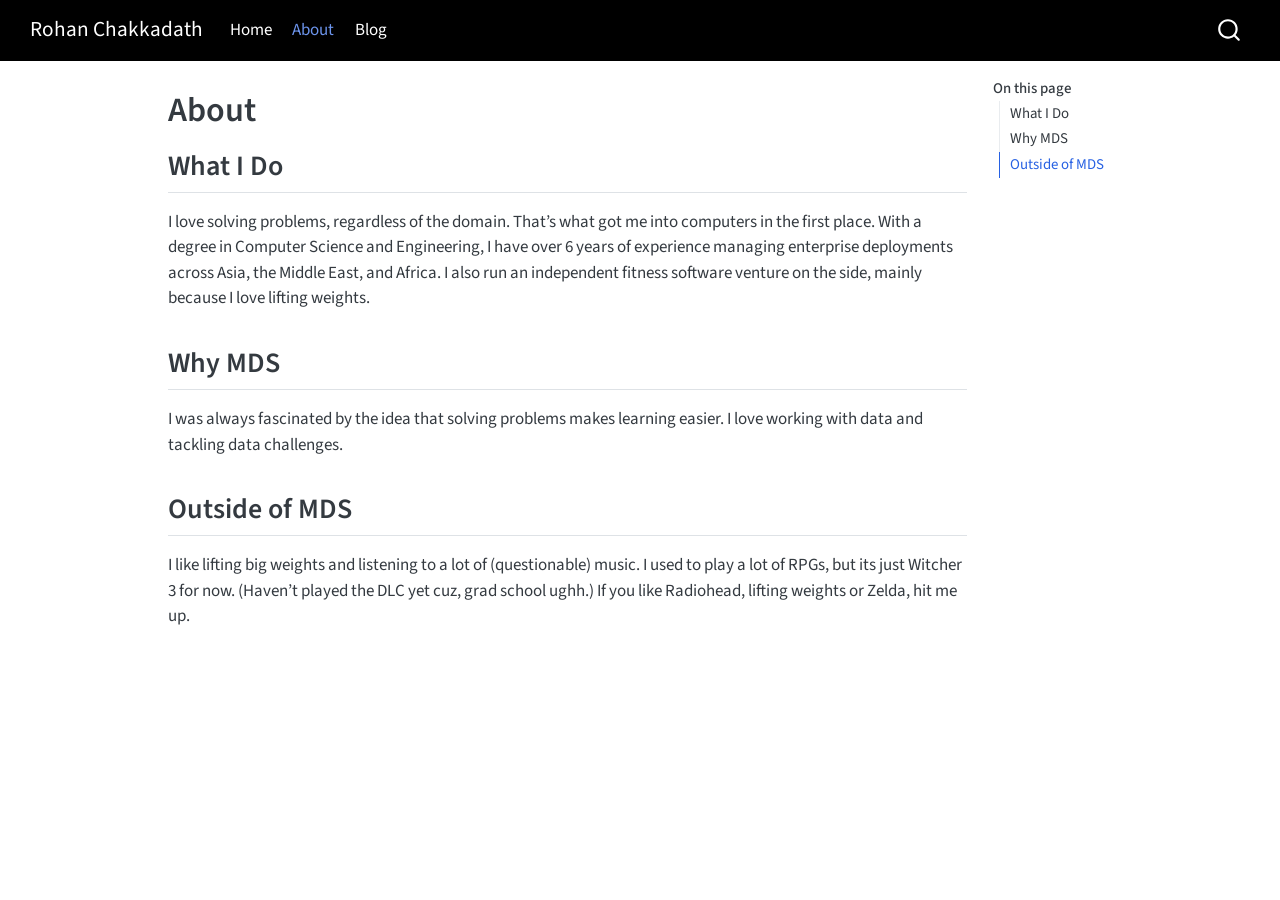
<file: docs/about.html>
<!DOCTYPE html>
<html xmlns="http://www.w3.org/1999/xhtml" lang="en" xml:lang="en"><head>

<meta charset="utf-8">
<meta name="generator" content="quarto-1.10.18">

<meta name="viewport" content="width=device-width, initial-scale=1.0, user-scalable=yes">


<title>About – Rohan Chakkadath</title>
<style>
/* Default styles provided by pandoc.
** See https://pandoc.org/MANUAL.html#variables-for-html for config info.
*/
span.smallcaps{font-variant: small-caps;}
div.columns{display: flex; gap: 1.5em;}
div.column{flex: auto;}
@media screen {
div.columns{gap: min(4vw, 1.5em);}
div.column{overflow-x: auto;}
}
div.hanging-indent{margin-left: 1.5em; text-indent: -1.5em;}
ul.task-list{list-style: none;}
ul.task-list li input[type="checkbox"] {
  width: 0.8em;
  margin: 0 0.8em 0.2em -1em; /* quarto-specific, see https://github.com/quarto-dev/quarto-cli/issues/4556 */ 
  vertical-align: middle;
}
</style>


<script src="site_libs/quarto-nav/quarto-nav.js"></script>
<script src="site_libs/quarto-nav/headroom.min.js"></script>
<script src="site_libs/clipboard/clipboard.min.js"></script>
<script src="site_libs/quarto-search/autocomplete.umd.js"></script>
<script src="site_libs/quarto-search/fuse.min.js"></script>
<script src="site_libs/quarto-search/quarto-search.js"></script>
<meta name="quarto:offset" content="./">
<script src="site_libs/quarto-html/quarto.js" type="module"></script>
<script src="site_libs/quarto-html/tabsets/tabsets.js" type="module"></script>
<script src="site_libs/quarto-html/popper.min.js"></script>
<script src="site_libs/quarto-html/tippy.umd.min.js"></script>
<script src="site_libs/quarto-html/anchor.min.js"></script>
<link href="site_libs/quarto-html/tippy.css" rel="stylesheet">
<link href="site_libs/quarto-html/quarto-syntax-highlighting-64a204ab8560d761af7679ceaba22944.css" rel="stylesheet" id="quarto-text-highlighting-styles">
<script src="site_libs/bootstrap/bootstrap.min.js"></script>
<link href="site_libs/bootstrap/bootstrap-icons.css" rel="stylesheet">
<link href="site_libs/bootstrap/bootstrap-744c221797adae6994a861aae222cea1.min.css" rel="stylesheet" append-hash="true" id="quarto-bootstrap" data-mode="light">
<script id="quarto-search-options" type="application/json">{
  "location": "navbar",
  "copy-button": false,
  "collapse-after": 3,
  "panel-placement": "end",
  "type": "overlay",
  "limit": 50,
  "keyboard-shortcut": [
    "f",
    "/",
    "s"
  ],
  "show-item-context": false,
  "language": {
    "search-no-results-text": "No results",
    "search-matching-documents-text": "matching documents",
    "search-copy-link-title": "Copy link to search",
    "search-hide-matches-text": "Hide additional matches",
    "search-more-match-text": "more match in this document",
    "search-more-matches-text": "more matches in this document",
    "search-clear-button-title": "Clear",
    "search-text-placeholder": "",
    "search-detached-cancel-button-title": "Cancel",
    "search-submit-button-title": "Submit",
    "search-label": "Search"
  }
}</script>


<link rel="stylesheet" href="styles.css">
</head>

<body class="nav-fixed quarto-light">

<div id="quarto-search-results"></div>
  <header id="quarto-header" class="headroom fixed-top">
    <nav class="navbar navbar-expand-lg " data-bs-theme="dark">
      <div class="navbar-container container-fluid">
      <div class="navbar-brand-container mx-auto">
    <a class="navbar-brand" href="./index.html">
    <span class="navbar-title">Rohan Chakkadath</span>
    </a>
  </div>
            <div id="quarto-search" class="" title="Search"></div>
          <button class="navbar-toggler" type="button" data-bs-toggle="collapse" data-bs-target="#navbarCollapse" aria-controls="navbarCollapse" role="menu" aria-expanded="false" aria-label="Toggle navigation" onclick="if (window.quartoToggleHeadroom) { window.quartoToggleHeadroom(); }">
  <span class="navbar-toggler-icon"></span>
</button>
          <div class="collapse navbar-collapse" id="navbarCollapse">
            <ul class="navbar-nav navbar-nav-scroll me-auto">
  <li class="nav-item">
    <a class="nav-link" href="./index.html"> 
<span class="menu-text">Home</span></a>
  </li>  
  <li class="nav-item">
    <a class="nav-link active" href="./about.html" aria-current="page"> 
<span class="menu-text">About</span></a>
  </li>  
  <li class="nav-item">
    <a class="nav-link" href="./blog.html"> 
<span class="menu-text">Blog</span></a>
  </li>  
</ul>
          </div> <!-- /navcollapse -->
            <div class="quarto-navbar-tools">
</div>
      </div> <!-- /container-fluid -->
    </nav>
</header>
<!-- content -->
<div id="quarto-content" class="quarto-container page-columns page-rows-contents page-layout-article page-navbar">
<!-- sidebar -->
<!-- margin-sidebar -->
    <div id="quarto-margin-sidebar" class="sidebar margin-sidebar">
        <nav id="TOC" role="doc-toc" class="toc-active">
    <h2 id="toc-title">On this page</h2>
   
  <ul>
  <li><a href="#what-i-do" id="toc-what-i-do" class="nav-link active" data-scroll-target="#what-i-do">What I Do</a></li>
  <li><a href="#why-mds" id="toc-why-mds" class="nav-link" data-scroll-target="#why-mds">Why MDS</a></li>
  <li><a href="#outside-of-mds" id="toc-outside-of-mds" class="nav-link" data-scroll-target="#outside-of-mds">Outside of MDS</a></li>
  </ul>
</nav>
    </div>
<!-- main -->
<main class="content" id="quarto-document-content">

<header id="title-block-header" class="quarto-title-block default">
<div class="quarto-title">
<h1 class="title">About</h1>
</div>



<div class="quarto-title-meta">

    
  
    
  </div>
  


</header>


<section id="what-i-do" class="level2">
<h2 class="anchored" data-anchor-id="what-i-do">What I Do</h2>
<p>I love solving problems, regardless of the domain. That’s what got me into computers in the first place. With a degree in Computer Science and Engineering, I have over 6 years of experience managing enterprise deployments across Asia, the Middle East, and Africa. I also run an independent fitness software venture on the side, mainly because I love lifting weights.</p>
</section>
<section id="why-mds" class="level2">
<h2 class="anchored" data-anchor-id="why-mds">Why MDS</h2>
<p>I was always fascinated by the idea that solving problems makes learning easier. I love working with data and tackling data challenges.</p>
</section>
<section id="outside-of-mds" class="level2">
<h2 class="anchored" data-anchor-id="outside-of-mds">Outside of MDS</h2>
<p>I like lifting big weights and listening to a lot of (questionable) music. I used to play a lot of RPGs, but its just Witcher 3 for now. (Haven’t played the DLC yet cuz, grad school ughh.) If you like Radiohead, lifting weights or Zelda, hit me up.</p>


</section>

</main> <!-- /main -->
<script id="quarto-html-after-body" type="application/javascript">
  window.document.addEventListener("DOMContentLoaded", function (event) {
    const icon = "";
    const anchorJS = new window.AnchorJS();
    anchorJS.options = {
      placement: 'right',
      icon: icon
    };
    anchorJS.add('.anchored');
    const isCodeAnnotation = (el) => {
      for (const clz of el.classList) {
        if (clz.startsWith('code-annotation-')) {                     
          return true;
        }
      }
      return false;
    }
    const onCopySuccess = function(e) {
      // button target
      const button = e.trigger;
      // don't keep focus
      button.blur();
      // flash "checked"
      button.classList.add('code-copy-button-checked');
      var currentTitle = button.getAttribute("title");
      button.setAttribute("title", "Copied!");
      let tooltip;
      if (window.bootstrap) {
        button.setAttribute("data-bs-toggle", "tooltip");
        button.setAttribute("data-bs-placement", "left");
        button.setAttribute("data-bs-title", "Copied!");
        tooltip = new bootstrap.Tooltip(button, 
          { trigger: "manual", 
            customClass: "code-copy-button-tooltip",
            offset: [0, -8]});
        tooltip.show();    
      }
      setTimeout(function() {
        if (tooltip) {
          tooltip.hide();
          button.removeAttribute("data-bs-title");
          button.removeAttribute("data-bs-toggle");
          button.removeAttribute("data-bs-placement");
        }
        button.setAttribute("title", currentTitle);
        button.classList.remove('code-copy-button-checked');
      }, 1000);
      // clear code selection
      e.clearSelection();
    }
    const getTextToCopy = function(trigger) {
      const outerScaffold = trigger.parentElement.cloneNode(true);
      const codeEl = outerScaffold.querySelector('code');
      for (const childEl of codeEl.children) {
        if (isCodeAnnotation(childEl)) {
          childEl.remove();
        }
      }
      return codeEl.innerText;
    }
    const clipboard = new window.ClipboardJS('.code-copy-button:not([data-in-quarto-modal])', {
      text: getTextToCopy
    });
    clipboard.on('success', onCopySuccess);
    if (window.document.getElementById('quarto-embedded-source-code-modal')) {
      const clipboardModal = new window.ClipboardJS('.code-copy-button[data-in-quarto-modal]', {
        text: getTextToCopy,
        container: window.document.getElementById('quarto-embedded-source-code-modal')
      });
      clipboardModal.on('success', onCopySuccess);
    }
      var localhostRegex = new RegExp(/^(?:http|https):\/\/localhost\:?[0-9]*\//);
      var mailtoRegex = new RegExp(/^mailto:/);
        var filterRegex = new RegExp('/' + window.location.host + '/');
      var isInternal = (href) => {
          return filterRegex.test(href) || localhostRegex.test(href) || mailtoRegex.test(href);
      }
      // Inspect non-navigation links and adorn them if external
     var links = window.document.querySelectorAll('a[href]:not(.nav-link):not(.navbar-brand):not(.toc-action):not(.sidebar-link):not(.sidebar-item-toggle):not(.pagination-link):not(.no-external):not([aria-hidden]):not(.dropdown-item):not(.quarto-navigation-tool):not(.about-link)');
      for (var i=0; i<links.length; i++) {
        const link = links[i];
        if (!isInternal(link.href)) {
          // undo the damage that might have been done by quarto-nav.js in the case of
          // links that we want to consider external
          if (link.dataset.originalHref !== undefined) {
            link.href = link.dataset.originalHref;
          }
        }
      }
    function tippyHover(el, contentFn, onTriggerFn, onUntriggerFn) {
      const config = {
        allowHTML: true,
        maxWidth: 500,
        delay: 100,
        arrow: false,
        appendTo: function(el) {
            return el.parentElement;
        },
        interactive: true,
        interactiveBorder: 10,
        theme: 'quarto',
        placement: 'bottom-start',
      };
      if (contentFn) {
        config.content = contentFn;
      }
      if (onTriggerFn) {
        config.onTrigger = onTriggerFn;
      }
      if (onUntriggerFn) {
        config.onUntrigger = onUntriggerFn;
      }
      window.tippy(el, config); 
    }
    const noterefs = window.document.querySelectorAll('a[role="doc-noteref"]');
    for (var i=0; i<noterefs.length; i++) {
      const ref = noterefs[i];
      tippyHover(ref, function() {
        // use id or data attribute instead here
        let href = ref.getAttribute('data-footnote-href') || ref.getAttribute('href');
        try { href = new URL(href).hash; } catch {}
        const id = href.replace(/^#\/?/, "");
        const note = window.document.getElementById(id);
        if (note) {
          return note.innerHTML;
        } else {
          return "";
        }
      });
    }
    const xrefs = window.document.querySelectorAll('a.quarto-xref');
    const processXRef = (id, note) => {
      // Strip column container classes
      const stripColumnClz = (el) => {
        el.classList.remove("page-full", "page-columns");
        if (el.children) {
          for (const child of el.children) {
            stripColumnClz(child);
          }
        }
      }
      stripColumnClz(note)
      if (id === null || id.startsWith('sec-')) {
        // Special case sections, only their first couple elements
        const container = document.createElement("div");
        if (note.children && note.children.length > 2) {
          container.appendChild(note.children[0].cloneNode(true));
          for (let i = 1; i < note.children.length; i++) {
            const child = note.children[i];
            if (child.tagName === "P" && child.innerText === "") {
              continue;
            } else {
              container.appendChild(child.cloneNode(true));
              break;
            }
          }
          if (window.Quarto?.typesetMath) {
            window.Quarto.typesetMath(container);
          }
          return container.innerHTML
        } else {
          if (window.Quarto?.typesetMath) {
            window.Quarto.typesetMath(note);
          }
          return note.innerHTML;
        }
      } else {
        // Remove any anchor links if they are present
        const anchorLink = note.querySelector('a.anchorjs-link');
        if (anchorLink) {
          anchorLink.remove();
        }
        if (window.Quarto?.typesetMath) {
          window.Quarto.typesetMath(note);
        }
        if (note.classList.contains("callout")) {
          return note.outerHTML;
        } else {
          return note.innerHTML;
        }
      }
    }
    for (var i=0; i<xrefs.length; i++) {
      const xref = xrefs[i];
      tippyHover(xref, undefined, function(instance) {
        instance.disable();
        let url = xref.getAttribute('href');
        let hash = undefined; 
        if (url.startsWith('#')) {
          hash = url;
        } else {
          try { hash = new URL(url).hash; } catch {}
        }
        if (hash) {
          const id = hash.replace(/^#\/?/, "");
          const note = window.document.getElementById(id);
          if (note !== null) {
            try {
              const html = processXRef(id, note.cloneNode(true));
              instance.setContent(html);
            } finally {
              instance.enable();
              instance.show();
            }
          } else {
            // See if we can fetch this
            fetch(url.split('#')[0])
            .then(res => res.text())
            .then(html => {
              const parser = new DOMParser();
              const htmlDoc = parser.parseFromString(html, "text/html");
              const note = htmlDoc.getElementById(id);
              if (note !== null) {
                const html = processXRef(id, note);
                instance.setContent(html);
              } 
            }).finally(() => {
              instance.enable();
              instance.show();
            });
          }
        } else {
          // See if we can fetch a full url (with no hash to target)
          // This is a special case and we should probably do some content thinning / targeting
          fetch(url)
          .then(res => res.text())
          .then(html => {
            const parser = new DOMParser();
            const htmlDoc = parser.parseFromString(html, "text/html");
            const note = htmlDoc.querySelector('main.content');
            if (note !== null) {
              // This should only happen for chapter cross references
              // (since there is no id in the URL)
              // remove the first header
              if (note.children.length > 0 && note.children[0].tagName === "HEADER") {
                note.children[0].remove();
              }
              const html = processXRef(null, note);
              instance.setContent(html);
            } 
          }).finally(() => {
            instance.enable();
            instance.show();
          });
        }
      }, function(instance) {
      });
    }
        let selectedAnnoteEl;
        const selectorForAnnotation = ( cell, annotation) => {
          let cellAttr = 'data-code-cell="' + cell + '"';
          let lineAttr = 'data-code-annotation="' +  annotation + '"';
          const selector = 'span[' + cellAttr + '][' + lineAttr + ']';
          return selector;
        }
        const selectCodeLines = (annoteEl) => {
          const doc = window.document;
          const targetCell = annoteEl.getAttribute("data-target-cell");
          const targetAnnotation = annoteEl.getAttribute("data-target-annotation");
          const annoteSpan = window.document.querySelector(selectorForAnnotation(targetCell, targetAnnotation));
          const lines = annoteSpan.getAttribute("data-code-lines").split(",");
          const lineIds = lines.map((line) => {
            return targetCell + "-" + line;
          })
          let top = null;
          let height = null;
          let parent = null;
          if (lineIds.length > 0) {
              //compute the position of the single el (top and bottom and make a div)
              const el = window.document.getElementById(lineIds[0]);
              top = el.offsetTop;
              height = el.offsetHeight;
              parent = el.parentElement.parentElement;
            if (lineIds.length > 1) {
              const lastEl = window.document.getElementById(lineIds[lineIds.length - 1]);
              const bottom = lastEl.offsetTop + lastEl.offsetHeight;
              height = bottom - top;
            }
            if (top !== null && height !== null && parent !== null) {
              // cook up a div (if necessary) and position it 
              let div = window.document.getElementById("code-annotation-line-highlight");
              if (div === null) {
                div = window.document.createElement("div");
                div.setAttribute("id", "code-annotation-line-highlight");
                div.style.position = 'absolute';
                parent.appendChild(div);
              }
              div.style.top = top - 2 + "px";
              div.style.height = height + 4 + "px";
              div.style.left = 0;
              let gutterDiv = window.document.getElementById("code-annotation-line-highlight-gutter");
              if (gutterDiv === null) {
                gutterDiv = window.document.createElement("div");
                gutterDiv.setAttribute("id", "code-annotation-line-highlight-gutter");
                gutterDiv.style.position = 'absolute';
                const codeCell = window.document.getElementById(targetCell);
                const gutter = codeCell.querySelector('.code-annotation-gutter');
                gutter.appendChild(gutterDiv);
              }
              gutterDiv.style.top = top - 2 + "px";
              gutterDiv.style.height = height + 4 + "px";
            }
            selectedAnnoteEl = annoteEl;
          }
        };
        const unselectCodeLines = () => {
          const elementsIds = ["code-annotation-line-highlight", "code-annotation-line-highlight-gutter"];
          elementsIds.forEach((elId) => {
            const div = window.document.getElementById(elId);
            if (div) {
              div.remove();
            }
          });
          selectedAnnoteEl = undefined;
        };
          // Handle positioning of the toggle
      window.addEventListener(
        "resize",
        throttle(() => {
          elRect = undefined;
          if (selectedAnnoteEl) {
            selectCodeLines(selectedAnnoteEl);
          }
        }, 10)
      );
      function throttle(fn, ms) {
      let throttle = false;
      let timer;
        return (...args) => {
          if(!throttle) { // first call gets through
              fn.apply(this, args);
              throttle = true;
          } else { // all the others get throttled
              if(timer) clearTimeout(timer); // cancel #2
              timer = setTimeout(() => {
                fn.apply(this, args);
                timer = throttle = false;
              }, ms);
          }
        };
      }
        // Attach click handler to the DT
        const annoteDls = window.document.querySelectorAll('dt[data-target-cell]');
        for (const annoteDlNode of annoteDls) {
          annoteDlNode.addEventListener('click', (event) => {
            const clickedEl = event.target;
            if (clickedEl !== selectedAnnoteEl) {
              unselectCodeLines();
              const activeEl = window.document.querySelector('dt[data-target-cell].code-annotation-active');
              if (activeEl) {
                activeEl.classList.remove('code-annotation-active');
              }
              selectCodeLines(clickedEl);
              clickedEl.classList.add('code-annotation-active');
            } else {
              // Unselect the line
              unselectCodeLines();
              clickedEl.classList.remove('code-annotation-active');
            }
          });
        }
    const findCites = (el) => {
      const parentEl = el.parentElement;
      if (parentEl) {
        const cites = parentEl.dataset.cites;
        if (cites) {
          return {
            el,
            cites: cites.split(' ')
          };
        } else {
          return findCites(el.parentElement)
        }
      } else {
        return undefined;
      }
    };
    var bibliorefs = window.document.querySelectorAll('a[role="doc-biblioref"]');
    for (var i=0; i<bibliorefs.length; i++) {
      const ref = bibliorefs[i];
      const citeInfo = findCites(ref);
      if (citeInfo) {
        tippyHover(citeInfo.el, function() {
          var popup = window.document.createElement('div');
          citeInfo.cites.forEach(function(cite) {
            var citeDiv = window.document.createElement('div');
            citeDiv.classList.add('hanging-indent');
            citeDiv.classList.add('csl-entry');
            var biblioDiv = window.document.getElementById('ref-' + cite);
            if (biblioDiv) {
              citeDiv.innerHTML = biblioDiv.innerHTML;
            }
            popup.appendChild(citeDiv);
          });
          return popup.innerHTML;
        });
      }
    }
  });
  </script>
</div> <!-- /content -->




</body></html>
</file>
<file: docs/site_libs/quarto-html/tippy.css>
.tippy-box[data-animation=fade][data-state=hidden]{opacity:0}[data-tippy-root]{max-width:calc(100vw - 10px)}.tippy-box{position:relative;background-color:#333;color:#fff;border-radius:4px;font-size:14px;line-height:1.4;white-space:normal;outline:0;transition-property:transform,visibility,opacity}.tippy-box[data-placement^=top]>.tippy-arrow{bottom:0}.tippy-box[data-placement^=top]>.tippy-arrow:before{bottom:-7px;left:0;border-width:8px 8px 0;border-top-color:initial;transform-origin:center top}.tippy-box[data-placement^=bottom]>.tippy-arrow{top:0}.tippy-box[data-placement^=bottom]>.tippy-arrow:before{top:-7px;left:0;border-width:0 8px 8px;border-bottom-color:initial;transform-origin:center bottom}.tippy-box[data-placement^=left]>.tippy-arrow{right:0}.tippy-box[data-placement^=left]>.tippy-arrow:before{border-width:8px 0 8px 8px;border-left-color:initial;right:-7px;transform-origin:center left}.tippy-box[data-placement^=right]>.tippy-arrow{left:0}.tippy-box[data-placement^=right]>.tippy-arrow:before{left:-7px;border-width:8px 8px 8px 0;border-right-color:initial;transform-origin:center right}.tippy-box[data-inertia][data-state=visible]{transition-timing-function:cubic-bezier(.54,1.5,.38,1.11)}.tippy-arrow{width:16px;height:16px;color:#333}.tippy-arrow:before{content:"";position:absolute;border-color:transparent;border-style:solid}.tippy-content{position:relative;padding:5px 9px;z-index:1}
</file>
<file: docs/site_libs/quarto-html/quarto-syntax-highlighting-dark-b85bc7c33db8c58e0ec93c3465666fed.css>
/* quarto syntax highlight colors */
:root {
  --quarto-hl-al-color: #f07178;
  --quarto-hl-an-color: #d4d0ab;
  --quarto-hl-at-color: #00e0e0;
  --quarto-hl-bn-color: #d4d0ab;
  --quarto-hl-bu-color: #abe338;
  --quarto-hl-ch-color: #abe338;
  --quarto-hl-co-color: #f8f8f2;
  --quarto-hl-cv-color: #ffd700;
  --quarto-hl-cn-color: #ffd700;
  --quarto-hl-cf-color: #ffa07a;
  --quarto-hl-dt-color: #ffa07a;
  --quarto-hl-dv-color: #d4d0ab;
  --quarto-hl-do-color: #f8f8f2;
  --quarto-hl-er-color: #f07178;
  --quarto-hl-ex-color: #00e0e0;
  --quarto-hl-fl-color: #d4d0ab;
  --quarto-hl-fu-color: #ffa07a;
  --quarto-hl-im-color: #abe338;
  --quarto-hl-in-color: #d4d0ab;
  --quarto-hl-kw-color: #ffa07a;
  --quarto-hl-op-color: #ffa07a;
  --quarto-hl-ot-color: #00e0e0;
  --quarto-hl-pp-color: #dcc6e0;
  --quarto-hl-re-color: #00e0e0;
  --quarto-hl-sc-color: #abe338;
  --quarto-hl-ss-color: #abe338;
  --quarto-hl-st-color: #abe338;
  --quarto-hl-va-color: #00e0e0;
  --quarto-hl-vs-color: #abe338;
  --quarto-hl-wa-color: #dcc6e0;
}

/* other quarto variables */
:root {
  --quarto-font-monospace: SFMono-Regular, Menlo, Monaco, Consolas, "Liberation Mono", "Courier New", monospace;
}

/* syntax highlight based on Pandoc's rules */
pre > code.sourceCode > span {
  color: #f8f8f2;
}

code.sourceCode > span {
  color: #f8f8f2;
}

div.sourceCode,
div.sourceCode pre.sourceCode {
  color: #f8f8f2;
}

/* Normal */
code span {
  color: #f8f8f2;
}

/* Alert */
code span.al {
  color: #f07178;
}

/* Annotation */
code span.an {
  color: #d4d0ab;
}

/* Attribute */
code span.at {
  color: #00e0e0;
}

/* BaseN */
code span.bn {
  color: #d4d0ab;
}

/* BuiltIn */
code span.bu {
  color: #abe338;
}

/* ControlFlow */
code span.cf {
  font-weight: bold;
  color: #ffa07a;
}

/* Char */
code span.ch {
  color: #abe338;
}

/* Constant */
code span.cn {
  color: #ffd700;
}

/* Comment */
code span.co {
  font-style: italic;
  color: #f8f8f2;
}

/* CommentVar */
code span.cv {
  color: #ffd700;
}

/* Documentation */
code span.do {
  color: #f8f8f2;
}

/* DataType */
code span.dt {
  color: #ffa07a;
}

/* DecVal */
code span.dv {
  color: #d4d0ab;
}

/* Error */
code span.er {
  color: #f07178;
  text-decoration: underline;
}

/* Extension */
code span.ex {
  font-weight: bold;
  color: #00e0e0;
}

/* Float */
code span.fl {
  color: #d4d0ab;
}

/* Function */
code span.fu {
  color: #ffa07a;
}

/* Import */
code span.im {
  color: #abe338;
}

/* Information */
code span.in {
  color: #d4d0ab;
}

/* Keyword */
code span.kw {
  font-weight: bold;
  color: #ffa07a;
}

/* Operator */
code span.op {
  color: #ffa07a;
}

/* Other */
code span.ot {
  color: #00e0e0;
}

/* Preprocessor */
code span.pp {
  color: #dcc6e0;
}

/* RegionMarker */
code span.re {
  background-color: #f8f8f2;
  color: #00e0e0;
}

/* SpecialChar */
code span.sc {
  color: #abe338;
}

/* SpecialString */
code span.ss {
  color: #abe338;
}

/* String */
code span.st {
  color: #abe338;
}

/* Variable */
code span.va {
  color: #00e0e0;
}

/* VerbatimString */
code span.vs {
  color: #abe338;
}

/* Warning */
code span.wa {
  color: #dcc6e0;
}

.prevent-inlining {
  content: "</";
}

/*# sourceMappingURL=4ed8f1090dec6531da29ab00902aa718.css.map */
</file>
<file: docs/styles.css>
/* css styles */
</file>
<file: docs/site_libs/quarto-html/quarto-syntax-highlighting-64a204ab8560d761af7679ceaba22944.css>
/* quarto syntax highlight colors */
:root {
  --quarto-hl-ot-color: #003B4F;
  --quarto-hl-at-color: #657422;
  --quarto-hl-ss-color: #20794D;
  --quarto-hl-an-color: #5E5E5E;
  --quarto-hl-fu-color: #4758AB;
  --quarto-hl-st-color: #20794D;
  --quarto-hl-cf-color: #003B4F;
  --quarto-hl-op-color: #5E5E5E;
  --quarto-hl-er-color: #AD0000;
  --quarto-hl-bn-color: #AD0000;
  --quarto-hl-al-color: #AD0000;
  --quarto-hl-va-color: #111111;
  --quarto-hl-bu-color: inherit;
  --quarto-hl-ex-color: inherit;
  --quarto-hl-pp-color: #AD0000;
  --quarto-hl-in-color: #5E5E5E;
  --quarto-hl-vs-color: #20794D;
  --quarto-hl-wa-color: #5E5E5E;
  --quarto-hl-do-color: #5E5E5E;
  --quarto-hl-im-color: #00769E;
  --quarto-hl-ch-color: #20794D;
  --quarto-hl-dt-color: #AD0000;
  --quarto-hl-fl-color: #AD0000;
  --quarto-hl-co-color: #5E5E5E;
  --quarto-hl-cv-color: #5E5E5E;
  --quarto-hl-cn-color: #8f5902;
  --quarto-hl-sc-color: #5E5E5E;
  --quarto-hl-dv-color: #AD0000;
  --quarto-hl-kw-color: #003B4F;
}

/* other quarto variables */
:root {
  --quarto-font-monospace: SFMono-Regular, Menlo, Monaco, Consolas, "Liberation Mono", "Courier New", monospace;
}

/* syntax highlight based on Pandoc's rules */
pre > code.sourceCode > span {
  color: #003B4F;
}

code.sourceCode > span {
  color: #003B4F;
}

div.sourceCode,
div.sourceCode pre.sourceCode {
  color: #003B4F;
}

/* Normal */
code span {
  color: #003B4F;
}

/* Alert */
code span.al {
  color: #AD0000;
  font-style: inherit;
}

/* Annotation */
code span.an {
  color: #5E5E5E;
  font-style: inherit;
}

/* Attribute */
code span.at {
  color: #657422;
  font-style: inherit;
}

/* BaseN */
code span.bn {
  color: #AD0000;
  font-style: inherit;
}

/* BuiltIn */
code span.bu {
  font-style: inherit;
}

/* ControlFlow */
code span.cf {
  color: #003B4F;
  font-weight: bold;
  font-style: inherit;
}

/* Char */
code span.ch {
  color: #20794D;
  font-style: inherit;
}

/* Constant */
code span.cn {
  color: #8f5902;
  font-style: inherit;
}

/* Comment */
code span.co {
  color: #5E5E5E;
  font-style: inherit;
}

/* CommentVar */
code span.cv {
  color: #5E5E5E;
  font-style: italic;
}

/* Documentation */
code span.do {
  color: #5E5E5E;
  font-style: italic;
}

/* DataType */
code span.dt {
  color: #AD0000;
  font-style: inherit;
}

/* DecVal */
code span.dv {
  color: #AD0000;
  font-style: inherit;
}

/* Error */
code span.er {
  color: #AD0000;
  font-style: inherit;
}

/* Extension */
code span.ex {
  font-style: inherit;
}

/* Float */
code span.fl {
  color: #AD0000;
  font-style: inherit;
}

/* Function */
code span.fu {
  color: #4758AB;
  font-style: inherit;
}

/* Import */
code span.im {
  color: #00769E;
  font-style: inherit;
}

/* Information */
code span.in {
  color: #5E5E5E;
  font-style: inherit;
}

/* Keyword */
code span.kw {
  color: #003B4F;
  font-weight: bold;
  font-style: inherit;
}

/* Operator */
code span.op {
  color: #5E5E5E;
  font-style: inherit;
}

/* Other */
code span.ot {
  color: #003B4F;
  font-style: inherit;
}

/* Preprocessor */
code span.pp {
  color: #AD0000;
  font-style: inherit;
}

/* SpecialChar */
code span.sc {
  color: #5E5E5E;
  font-style: inherit;
}

/* SpecialString */
code span.ss {
  color: #20794D;
  font-style: inherit;
}

/* String */
code span.st {
  color: #20794D;
  font-style: inherit;
}

/* Variable */
code span.va {
  color: #111111;
  font-style: inherit;
}

/* VerbatimString */
code span.vs {
  color: #20794D;
  font-style: inherit;
}

/* Warning */
code span.wa {
  color: #5E5E5E;
  font-style: italic;
}

.prevent-inlining {
  content: "</";
}

/*# sourceMappingURL=9d8d5bb603a83b8298b89080a598c93b.css.map */
</file>
